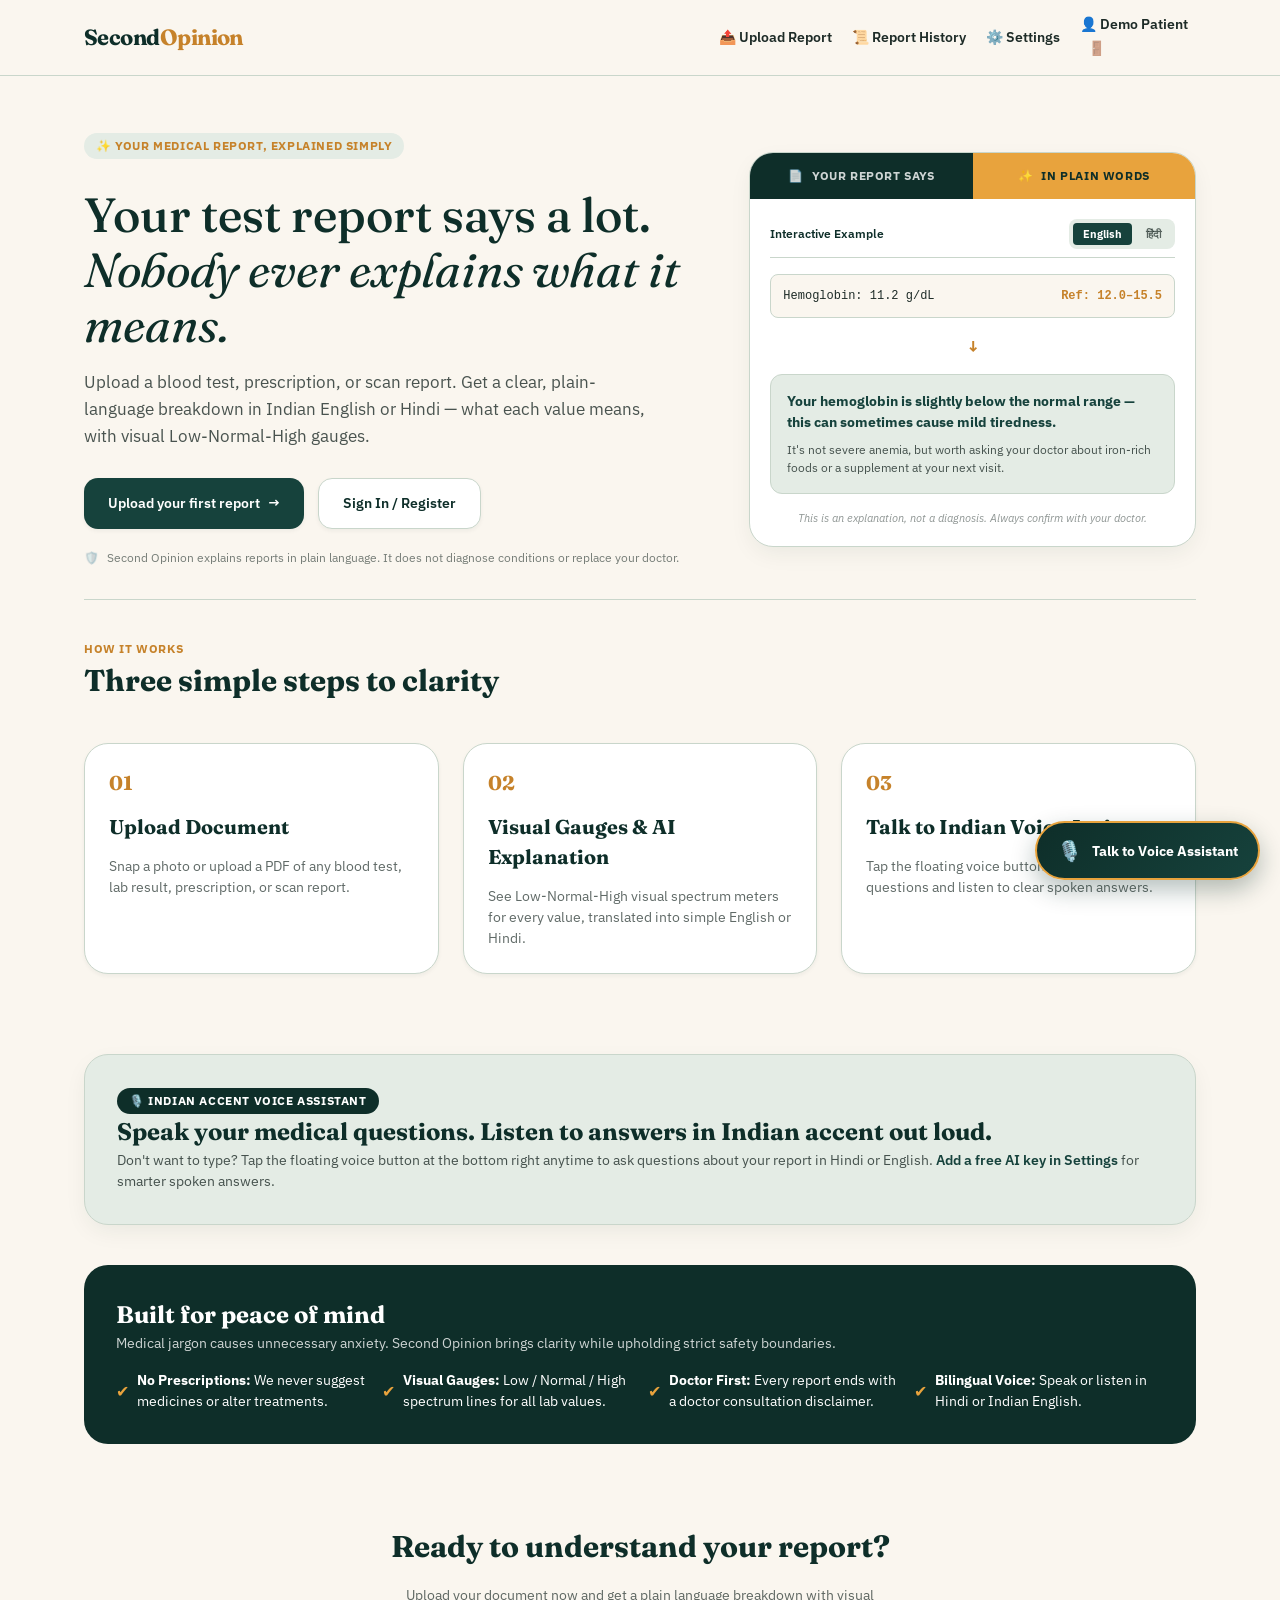
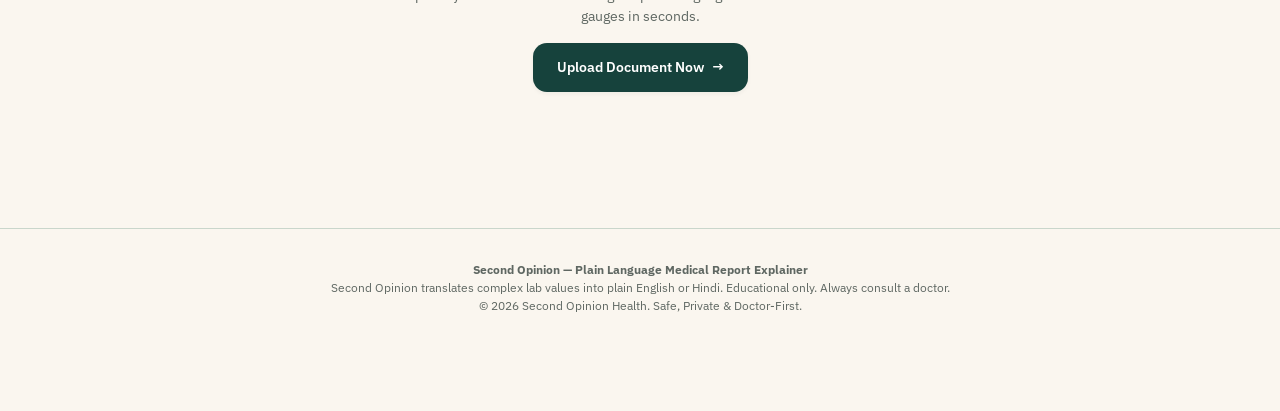
<file: index.html>
<!DOCTYPE html>
<html lang="en">
<head>
  <meta charset="UTF-8" />
  <meta name="viewport" content="width=device-width, initial-scale=1.0" />
  <title>Second Opinion — Plain Language Medical Report Explainer</title>
  <meta name="description" content="Upload your blood test, prescription, or scan report and get a clear, plain-language explanation in Hindi or English." />
  <link rel="stylesheet" href="style.css" />
</head>
<body>

  <!-- NAVBAR -->
  <header class="navbar">
    <div class="navbar-container">
      <a href="index.html" class="brand-logo">
        Second<span>Opinion</span>
      </a>
      <div class="nav-links desktop-only">
        <a href="upload.html" class="nav-link">
          <span>📤</span>
          <span>Upload Report</span>
        </a>
        <a href="history.html" class="nav-link">
          <span>📜</span>
          <span>Report History</span>
        </a>
        <a href="settings.html" class="nav-link">
          <span>⚙️</span>
          <span>Settings</span>
        </a>
        <div id="nav-user-container"></div>
      </div>
      <button class="mobile-menu-btn" onclick="toggleMobileDrawer()">☰</button>
    </div>
  </header>

  <!-- MOBILE NAVIGATION DRAWER -->
  <div id="mobile-drawer" class="mobile-drawer">
    <div id="mobile-drawer-links"></div>
  </div>

  <!-- MAIN CONTENT -->
  <main class="main-content">
    
    <!-- HERO SECTION -->
    <section class="hero-grid">
      <div>
        <div class="badge badge-sage mb-4">
          <span>✨ Your medical report, explained simply</span>
        </div>
        <h1 class="hero-title">
          Your test report says a lot. <br />
          <span style="font-style: italic; font-weight: 400;">Nobody ever explains what it means.</span>
        </h1>
        <p class="hero-subtitle">
          Upload a blood test, prescription, or scan report. Get a clear, plain-language breakdown in Indian English or Hindi — what each value means, with visual Low-Normal-High gauges.
        </p>

        <div class="hero-actions">
          <a href="upload.html" class="btn btn-teal">
            <span>Upload your first report</span>
            <span>→</span>
          </a>
          <a href="auth.html" class="btn btn-outline">
            <span>Sign In / Register</span>
          </a>
        </div>

        <div class="flex items-center gap-2 text-xs" style="color: rgba(29,43,39,0.6); margin-top: 1rem;">
          <span>🛡️</span>
          <span>Second Opinion explains reports in plain language. It does not diagnose conditions or replace your doctor.</span>
        </div>
      </div>

      <!-- INTERACTIVE DEMO CARD -->
      <div class="demo-card">
        <div class="demo-card-tabs">
          <div class="tab-left">
            <span>📄</span>
            <span>Your report says</span>
          </div>
          <div class="tab-right">
            <span>✨</span>
            <span>In plain words</span>
          </div>
        </div>

        <div class="demo-card-body">
          <div class="demo-lang-toggle">
            <span style="font-weight: 600; color: var(--teal-deep);">Interactive Example</span>
            <div class="toggle-group">
              <button id="toggle-en" class="toggle-btn active" onclick="setDemoLang('en')">English</button>
              <button id="toggle-hi" class="toggle-btn" onclick="setDemoLang('hi')">हिंदी</button>
            </div>
          </div>

          <div style="font-family: monospace; font-size: 0.75rem; background: var(--paper); padding: 0.75rem; border-radius: 0.5rem; border: 1px solid var(--sage-line); display: flex; justify-content: space-between;">
            <span id="demo-lab-value">Hemoglobin: 11.2 g/dL</span>
            <span style="color: var(--marigold-deep); font-weight: 700;" id="demo-lab-ref">Ref: 12.0–15.5</span>
          </div>

          <div style="text-align: center; color: var(--marigold-deep); font-weight: 700;">↓</div>

          <div id="demo-explanation-box" style="background: var(--sage); padding: 1rem; border-radius: 0.75rem; font-size: 0.875rem; border: 1px solid var(--sage-line); display: flex; flex-direction: column; gap: 0.5rem;">
            <p style="font-weight: 700; color: var(--teal);">
              Your hemoglobin is slightly below the normal range — this can sometimes cause mild tiredness.
            </p>
            <p style="font-size: 0.75rem; color: rgba(29,43,39,0.8);">
              It's not severe anemia, but worth asking your doctor about iron-rich foods or a supplement at your next visit.
            </p>
          </div>

          <div id="demo-disclaimer" style="font-size: 0.6875rem; font-style: italic; color: rgba(29,43,39,0.5); text-align: center;">
            This is an explanation, not a diagnosis. Always confirm with your doctor.
          </div>
        </div>
      </div>
    </section>

    <!-- HOW IT WORKS -->
    <section style="padding: 2.5rem 0; border-top: 1px solid var(--sage-line);">
      <div style="margin-bottom: 1.5rem;">
        <div style="font-size: 0.75rem; font-weight: 700; text-transform: uppercase; letter-spacing: 0.05em; color: var(--marigold-deep);">How it works</div>
        <h2 class="font-serif text-3xl font-bold" style="color: var(--teal-deep);">Three simple steps to clarity</h2>
      </div>

      <div class="feature-grid">
        <div class="feature-card">
          <div class="feature-num">01</div>
          <h3 class="font-serif text-xl font-bold" style="color: var(--teal-deep);">Upload Document</h3>
          <p class="text-sm" style="color: rgba(29,43,39,0.7);">
            Snap a photo or upload a PDF of any blood test, lab result, prescription, or scan report.
          </p>
        </div>

        <div class="feature-card">
          <div class="feature-num">02</div>
          <h3 class="font-serif text-xl font-bold" style="color: var(--teal-deep);">Visual Gauges & AI Explanation</h3>
          <p class="text-sm" style="color: rgba(29,43,39,0.7);">
            See Low-Normal-High visual spectrum meters for every value, translated into simple English or Hindi.
          </p>
        </div>

        <div class="feature-card">
          <div class="feature-num">03</div>
          <h3 class="font-serif text-xl font-bold" style="color: var(--teal-deep);">Talk to Indian Voice Assistant</h3>
          <p class="text-sm" style="color: rgba(29,43,39,0.7);">
            Tap the floating voice button anywhere to speak questions and listen to clear spoken answers.
          </p>
        </div>
      </div>
    </section>

    <!-- VOICE FEATURE CARD -->
    <section class="card" style="background: var(--sage); padding: 2rem; margin-bottom: 2.5rem;">
      <div class="space-y-3">
        <div class="badge badge-teal-deep">
          <span>🎙️ Indian Accent Voice Assistant</span>
        </div>
        <h3 class="font-serif text-2xl font-bold" style="color: var(--teal-deep);">
          Speak your medical questions. Listen to answers in Indian accent out loud.
        </h3>
        <p class="text-sm" style="color: rgba(29,43,39,0.8);">
          Don't want to type? Tap the floating voice button at the bottom right anytime to ask questions about your report in Hindi or English.
          <a href="settings.html" style="color: var(--teal); font-weight: 600;">Add a free AI key in Settings</a> for smarter spoken answers.
        </p>
      </div>
    </section>

    <!-- TRUST BAND -->
    <section style="background: var(--teal-deep); color: var(--white); border-radius: var(--radius-xl); padding: 2rem; margin-bottom: 2.5rem;" class="space-y-4">
      <div>
        <h2 class="font-serif text-2xl font-bold">Built for peace of mind</h2>
        <p style="color: rgba(255,255,255,0.8);" class="text-sm mt-1">
          Medical jargon causes unnecessary anxiety. Second Opinion brings clarity while upholding strict safety boundaries.
        </p>
      </div>

      <div style="display: grid; grid-template-columns: repeat(auto-fit, minmax(220px, 1fr)); gap: 1rem;">
        <div class="flex gap-2 items-center">
          <span style="color: var(--marigold);">✔</span>
          <span class="text-sm"><strong>No Prescriptions:</strong> We never suggest medicines or alter treatments.</span>
        </div>
        <div class="flex gap-2 items-center">
          <span style="color: var(--marigold);">✔</span>
          <span class="text-sm"><strong>Visual Gauges:</strong> Low / Normal / High spectrum lines for all lab values.</span>
        </div>
        <div class="flex gap-2 items-center">
          <span style="color: var(--marigold);">✔</span>
          <span class="text-sm"><strong>Doctor First:</strong> Every report ends with a doctor consultation disclaimer.</span>
        </div>
        <div class="flex gap-2 items-center">
          <span style="color: var(--marigold);">✔</span>
          <span class="text-sm"><strong>Bilingual Voice:</strong> Speak or listen in Hindi or Indian English.</span>
        </div>
      </div>
    </section>

    <!-- FINAL CTA -->
    <section class="text-center space-y-4" style="padding: 2.5rem 0; max-width: 32rem; margin: 0 auto;">
      <h2 class="font-serif text-3xl font-bold" style="color: var(--teal-deep);">
        Ready to understand your report?
      </h2>
      <p class="text-sm" style="color: rgba(29,43,39,0.7);">
        Upload your document now and get a plain language breakdown with visual gauges in seconds.
      </p>
      <div>
        <a href="upload.html" class="btn btn-teal">
          <span>Upload Document Now</span>
          <span>→</span>
        </a>
      </div>
    </section>

  </main>

  <!-- FOOTER -->
  <footer class="footer">
    <div class="footer-content">
      <p><strong>Second Opinion — Plain Language Medical Report Explainer</strong></p>
      <p>Second Opinion translates complex lab values into plain English or Hindi. Educational only. Always consult a doctor.</p>
      <p>© 2026 Second Opinion Health. Safe, Private & Doctor-First.</p>
    </div>
  </footer>

  <script src="app.js"></script>
  <script>
    function setDemoLang(lang) {
      document.getElementById('toggle-en').classList.toggle('active', lang === 'en');
      document.getElementById('toggle-hi').classList.toggle('active', lang === 'hi');
      const box = document.getElementById('demo-explanation-box');
      const disclaimer = document.getElementById('demo-disclaimer');

      if (lang === 'hi') {
        document.getElementById('demo-lab-value').innerText = 'हीमोग्लोबिन: 11.2 g/dL';
        document.getElementById('demo-lab-ref').innerText = 'सामान्य: 12.0–15.5';
        box.innerHTML = `
          <p style="font-weight: 700; color: var(--teal);">
            आपका हीमोग्लोबिन सामान्य सीमा से थोड़ा कम है — इससे हल्की थकान हो सकती है।
          </p>
          <p style="font-size: 0.75rem; color: rgba(29,43,39,0.8);">
            यह गंभीर एनीमिया नहीं है, लेकिन अगली यात्रा पर डॉक्टर से आयरन युक्त आहार या सप्लीमेंट के बारे में पूछना उचित है।
          </p>
        `;
        disclaimer.innerText = 'यह एक व्याख्या है, निदान नहीं। हमेशा अपने डॉक्टर से पुष्टि करें।';
      } else {
        document.getElementById('demo-lab-value').innerText = 'Hemoglobin: 11.2 g/dL';
        document.getElementById('demo-lab-ref').innerText = 'Ref: 12.0–15.5';
        box.innerHTML = `
          <p style="font-weight: 700; color: var(--teal);">
            Your hemoglobin is slightly below the normal range — this can sometimes cause mild tiredness.
          </p>
          <p style="font-size: 0.75rem; color: rgba(29,43,39,0.8);">
            It's not severe anemia, but worth asking your doctor about iron-rich foods or a supplement at your next visit.
          </p>
        `;
        disclaimer.innerText = 'This is an explanation, not a diagnosis. Always confirm with your doctor.';
      }
    }
  </script>
</body>
</html>
</file>
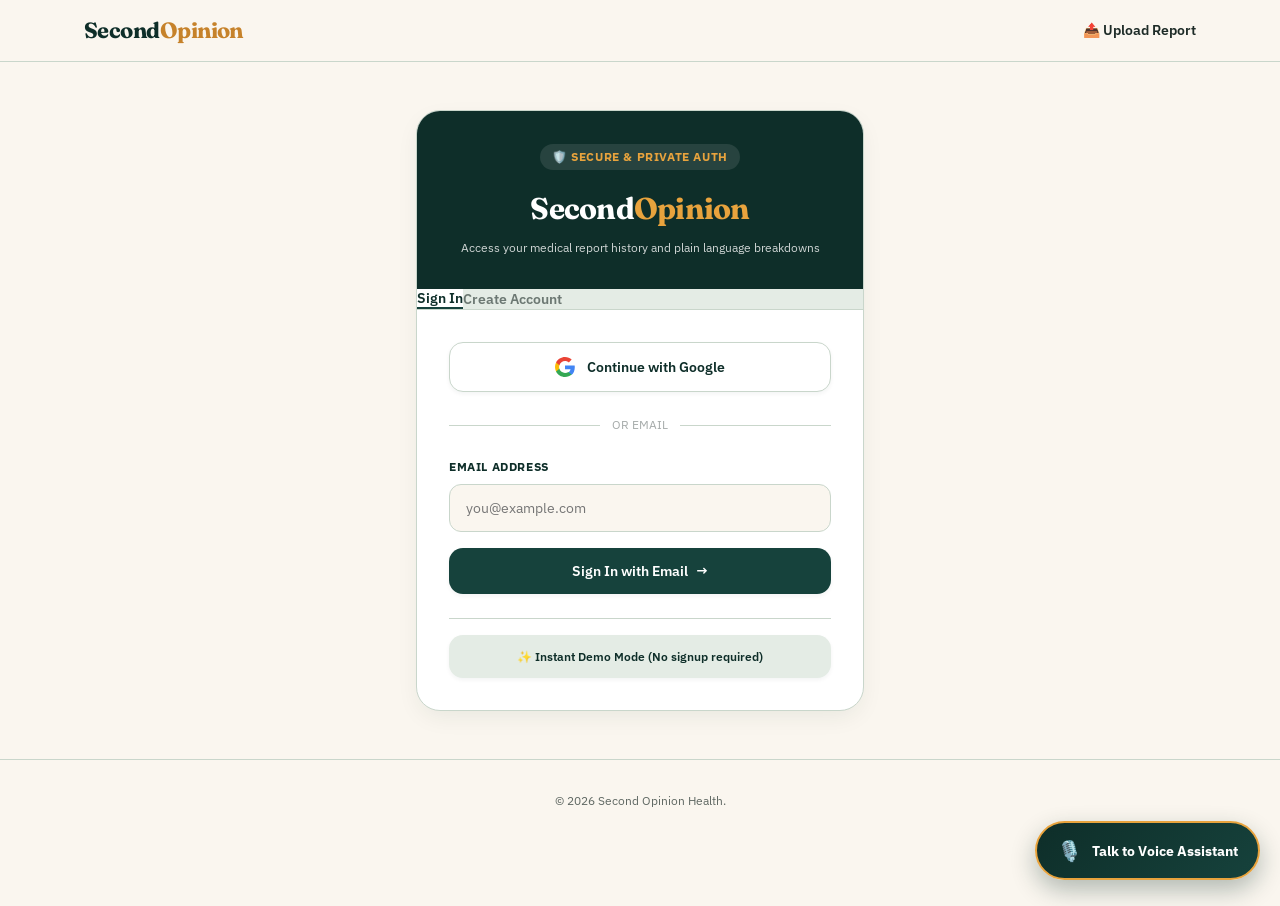
<file: auth.html>
<!DOCTYPE html>
<html lang="en">
<head>
  <meta charset="UTF-8" />
  <meta name="viewport" content="width=device-width, initial-scale=1.0" />
  <title>Sign In / Register — Second Opinion</title>
  <link rel="stylesheet" href="style.css" />
</head>
<body style="min-height: 100vh; display: flex; flex-direction: column;">

  <!-- NAVBAR -->
  <header class="navbar">
    <div class="navbar-container">
      <a href="index.html" class="brand-logo">
        Second<span>Opinion</span>
      </a>
      <div class="nav-links">
        <a href="upload.html" class="nav-link">
          <span>📤</span>
          <span>Upload Report</span>
        </a>
      </div>
    </div>
  </header>

  <!-- MAIN CONTENT -->
  <main class="main-content flex items-center justify-between" style="padding-top: 3rem; padding-bottom: 3rem;">
    <div class="card max-w-md mx-auto w-full" style="padding: 0; overflow: hidden;">
      
      <!-- HEADER BANNER -->
      <div style="background: var(--teal-deep); color: var(--white); padding: 2rem; text-align: center;">
        <div class="badge badge-sage mb-4" style="background: rgba(255,255,255,0.1); color: var(--marigold);">
          <span>🛡️ Secure & Private Auth</span>
        </div>
        <h1 class="font-serif text-3xl font-bold" style="letter-spacing: -0.025em;">
          Second<span style="color: var(--marigold);">Opinion</span>
        </h1>
        <p class="text-xs mt-2" style="color: rgba(255,255,255,0.8);" id="auth-subtitle">
          Access your medical report history and plain language breakdowns
        </p>
      </div>

      <!-- TABS -->
      <div class="flex" style="border-bottom: 1px solid var(--sage-line); background: var(--sage);">
        <button id="tab-login" onclick="switchTab('login')" class="flex-1 py-3 text-sm font-semibold" style="background: var(--white); color: var(--teal-deep); border-bottom: 2px solid var(--teal);">
          Sign In
        </button>
        <button id="tab-signup" onclick="switchTab('signup')" class="flex-1 py-3 text-sm font-semibold" style="color: rgba(29,43,39,0.6);">
          Create Account
        </button>
      </div>

      <!-- BODY -->
      <div style="padding: 2rem;" class="space-y-6">
        
        <!-- GOOGLE OAUTH MOCK -->
        <button onclick="handleGoogleSignIn()" class="btn btn-outline w-full" style="display: flex; gap: 0.75rem; justify-content: center; align-items: center;">
          <svg width="20" height="20" viewBox="0 0 24 24">
            <path fill="#4285F4" d="M23.745 12.27c0-.7-.06-1.4-.19-2.07H12v4.51h6.6c-.29 1.52-1.14 2.82-2.4 3.68v3.05h3.88c2.27-2.09 3.665-5.17 3.665-9.17z"/>
            <path fill="#34A853" d="M12 24c3.24 0 5.95-1.08 7.93-2.91l-3.88-3.05c-1.08.72-2.45 1.16-4.05 1.16-3.12 0-5.77-2.11-6.72-4.96H1.25v3.13C3.23 21.3 7.35 24 12 24z"/>
            <path fill="#FBBC05" d="M5.28 14.24c-.25-.72-.38-1.49-.38-2.24s.13-1.52.38-2.24V6.63H1.25C.45 8.23 0 10.06 0 12s.45 3.77 1.25 5.37l4.03-3.13z"/>
            <path fill="#EA4335" d="M12 4.75c1.77 0 3.35.61 4.6 1.8l3.42-3.42C17.95 1.19 15.24 0 12 0 7.35 0 3.23 2.7 1.25 6.63l4.03 3.13c.95-2.85 3.6-4.96 6.72-4.96z"/>
          </svg>
          <span>Continue with Google</span>
        </button>

        <div style="display: flex; align-items: center; gap: 0.75rem; text-align: center; color: rgba(29,43,39,0.4); font-size: 0.75rem; text-transform: uppercase;">
          <div style="flex: 1; height: 1px; background: var(--sage-line);"></div>
          <span>or email</span>
          <div style="flex: 1; height: 1px; background: var(--sage-line);"></div>
        </div>

        <!-- FORM -->
        <form onsubmit="handleEmailSubmit(event)" class="space-y-4">
          <div class="form-group">
            <label class="form-label">Email Address</label>
            <input type="email" id="auth-email" class="form-input" placeholder="you@example.com" required />
          </div>

          <div id="auth-error" style="display: none; font-size: 0.75rem; color: var(--red-text); background: var(--red-bg); padding: 0.5rem; border-radius: 0.5rem;"></div>

          <button type="submit" class="btn btn-teal w-full" id="auth-submit-btn">
            <span>Sign In with Email</span>
            <span>→</span>
          </button>
        </form>

        <!-- INSTANT DEMO MODE BUTTON -->
        <div style="border-top: 1px solid var(--sage-line); padding-top: 1rem;">
          <button onclick="handleDemoLogin()" class="btn btn-sage w-full text-xs">
            <span>✨ Instant Demo Mode (No signup required)</span>
          </button>
        </div>

      </div>

    </div>
  </main>

  <!-- FOOTER -->
  <footer class="footer">
    <div class="footer-content">
      <p>© 2026 Second Opinion Health.</p>
    </div>
  </footer>

  <script src="app.js"></script>
  <script>
    let currentTab = 'login';

    function switchTab(tab) {
      currentTab = tab;
      const tabLogin = document.getElementById('tab-login');
      const tabSignup = document.getElementById('tab-signup');
      const btn = document.getElementById('auth-submit-btn');
      const subtitle = document.getElementById('auth-subtitle');

      if (tab === 'login') {
        tabLogin.style.background = 'var(--white)';
        tabLogin.style.color = 'var(--teal-deep)';
        tabLogin.style.borderBottom = '2px solid var(--teal)';
        tabSignup.style.background = 'transparent';
        tabSignup.style.color = 'rgba(29,43,39,0.6)';
        tabSignup.style.borderBottom = 'none';
        btn.querySelector('span').innerText = 'Sign In with Email';
        subtitle.innerText = 'Access your medical report history and plain language breakdowns';
      } else {
        tabSignup.style.background = 'var(--white)';
        tabSignup.style.color = 'var(--teal-deep)';
        tabSignup.style.borderBottom = '2px solid var(--teal)';
        tabLogin.style.background = 'transparent';
        tabLogin.style.color = 'rgba(29,43,39,0.6)';
        tabLogin.style.borderBottom = 'none';
        btn.querySelector('span').innerText = 'Create Free Account';
        subtitle.innerText = 'Create your free account to save reports and ask follow-up questions';
      }
    }

    function handleGoogleSignIn() {
      const user = {
        id: 'usr_google_' + Math.random().toString(36).substring(2, 9),
        email: 'user.google@example.com',
        name: 'Google User'
      };
      StorageManager.setUser(user);
      window.location.href = 'upload.html';
    }

    function handleEmailSubmit(e) {
      e.preventDefault();
      const email = document.getElementById('auth-email').value;
      if (!email || !email.includes('@')) {
        document.getElementById('auth-error').innerText = 'Please enter a valid email address.';
        document.getElementById('auth-error').style.display = 'block';
        return;
      }
      const user = {
        id: 'usr_' + Math.random().toString(36).substring(2, 9),
        email: email,
        name: email.split('@')[0]
      };
      StorageManager.setUser(user);
      window.location.href = 'upload.html';
    }

    function handleDemoLogin() {
      const user = {
        id: 'demo_patient_123',
        email: 'patient@secondopinion.health',
        name: 'Demo Patient'
      };
      StorageManager.setUser(user);
      window.location.href = 'upload.html';
    }
  </script>
</body>
</html>
</file>
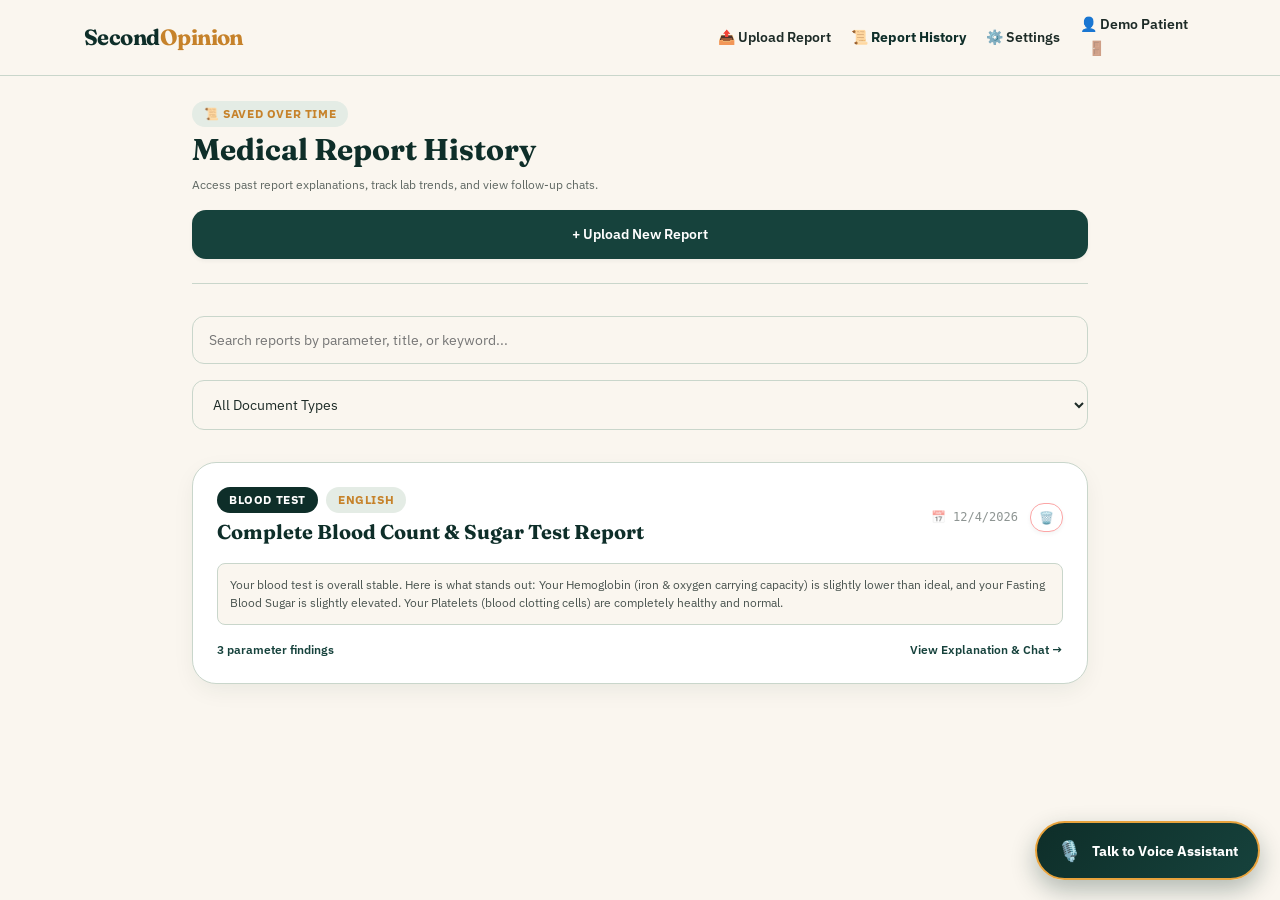
<file: history.html>
<!DOCTYPE html>
<html lang="en">
<head>
  <meta charset="UTF-8" />
  <meta name="viewport" content="width=device-width, initial-scale=1.0" />
  <title>Report History — Second Opinion</title>
  <link rel="stylesheet" href="style.css" />
</head>
<body>

  <!-- NAVBAR -->
  <header class="navbar">
    <div class="navbar-container">
      <a href="index.html" class="brand-logo">
        Second<span>Opinion</span>
      </a>
      <div class="nav-links">
        <a href="upload.html" class="nav-link">
          <span>📤</span>
          <span>Upload Report</span>
        </a>
        <a href="history.html" class="nav-link" style="color: var(--teal-deep); font-weight: 700;">
          <span>📜</span>
          <span>Report History</span>
        </a>
        <a href="settings.html" class="nav-link">
          <span>⚙️</span>
          <span>Settings</span>
        </a>
        <div id="nav-user-container"></div>
      </div>
    </div>
  </header>

  <!-- MAIN CONTENT -->
  <main class="main-content">
    <div class="max-w-4xl mx-auto space-y-8">
      
      <!-- PAGE HEADER -->
      <div class="flex flex-col sm:flex-row items-start sm:items-center justify-between gap-4" style="border-bottom: 1px solid var(--sage-line); padding-bottom: 1.5rem;">
        <div>
          <div class="badge badge-sage mb-2">
            <span>📜 Saved Over Time</span>
          </div>
          <h1 class="font-serif text-3xl font-bold" style="color: var(--teal-deep);">Medical Report History</h1>
          <p class="text-xs" style="color: rgba(29,43,39,0.7); margin-top: 0.25rem;">
            Access past report explanations, track lab trends, and view follow-up chats.
          </p>
        </div>

        <a href="upload.html" class="btn btn-teal">
          <span>+ Upload New Report</span>
        </a>
      </div>

      <!-- SEARCH & FILTER BAR -->
      <div class="flex flex-col sm:flex-row gap-4">
        <input type="text" id="search-input" oninput="filterReports()" class="form-input flex-1" placeholder="Search reports by parameter, title, or keyword..." />

        <select id="type-select" onchange="filterReports()" class="form-input" style="width: auto;">
          <option value="all">All Document Types</option>
          <option value="Blood Test">Blood Tests</option>
          <option value="Prescription">Prescriptions</option>
          <option value="Scan Report">Scan Reports</option>
          <option value="General Lab Report">General Reports</option>
        </select>
      </div>

      <!-- REPORTS LIST -->
      <div id="reports-list" class="space-y-4">
        <!-- Rendered dynamically -->
      </div>

    </div>
  </main>

  <script src="app.js"></script>
  <script>
    let allReports = [];

    document.addEventListener('DOMContentLoaded', () => {
      allReports = StorageManager.getReports();
      renderReports(allReports);
    });

    function filterReports() {
      const query = document.getElementById('search-input').value.toLowerCase();
      const type = document.getElementById('type-select').value;

      const filtered = allReports.filter(r => {
        const matchesQuery = r.title.toLowerCase().includes(query) ||
                             r.summary_explanation.toLowerCase().includes(query) ||
                             r.key_findings.some(f => f.term.toLowerCase().includes(query));
        const matchesType = type === 'all' || r.document_type === type;
        return matchesQuery && matchesType;
      });

      renderReports(filtered);
    }

    function renderReports(reports) {
      const container = document.getElementById('reports-list');
      if (!reports || reports.length === 0) {
        container.innerHTML = `
          <div class="card text-center py-12 space-y-4">
            <div style="font-size: 3rem;">📄</div>
            <h3 class="font-serif text-xl font-bold" style="color: var(--teal-deep);">No Reports Found</h3>
            <p class="text-xs" style="color: rgba(29,43,39,0.6);">
              You haven't saved any reports yet or no report matched your search criteria.
            </p>
            <a href="upload.html" class="btn btn-teal">Upload Your First Report</a>
          </div>
        `;
        return;
      }

      container.innerHTML = reports.map(r => `
        <div class="card space-y-4" style="cursor: pointer;" onclick="window.location.href='report.html?id=${r.id}'">
          <div class="flex justify-between items-start">
            <div class="space-y-1">
              <div class="flex gap-2">
                <span class="badge badge-teal-deep">${r.document_type}</span>
                <span class="badge badge-sage">${r.language === 'hi' ? 'हिंदी' : 'English'}</span>
              </div>
              <h3 class="font-serif text-xl font-bold" style="color: var(--teal-deep); margin-top: 0.25rem;">${r.title}</h3>
            </div>

            <div class="flex items-center gap-3">
              <span class="text-xs" style="font-family: monospace; color: rgba(29,43,39,0.5);">📅 ${new Date(r.created_at).toLocaleDateString()}</span>
              <button onclick="event.stopPropagation(); deleteReport('${r.id}')" class="btn btn-outline text-xs" style="color: var(--red-text); border-color: var(--red-border); padding: 0.375rem 0.5rem;" title="Delete">🗑️</button>
            </div>
          </div>

          <p class="text-xs" style="color: rgba(29,43,39,0.8); background: var(--paper); padding: 0.75rem; border-radius: 0.5rem; border: 1px solid var(--sage-line);">
            ${r.summary_explanation}
          </p>

          <div class="flex justify-between items-center text-xs font-semibold" style="color: var(--teal);">
            <span>${r.key_findings.length} parameter findings</span>
            <span>View Explanation & Chat →</span>
          </div>
        </div>
      `).join('');
    }

    function deleteReport(id) {
      if (confirm('Delete this report from history?')) {
        StorageManager.deleteReport(id);
        allReports = StorageManager.getReports();
        filterReports();
      }
    }
  </script>
</body>
</html>
</file>
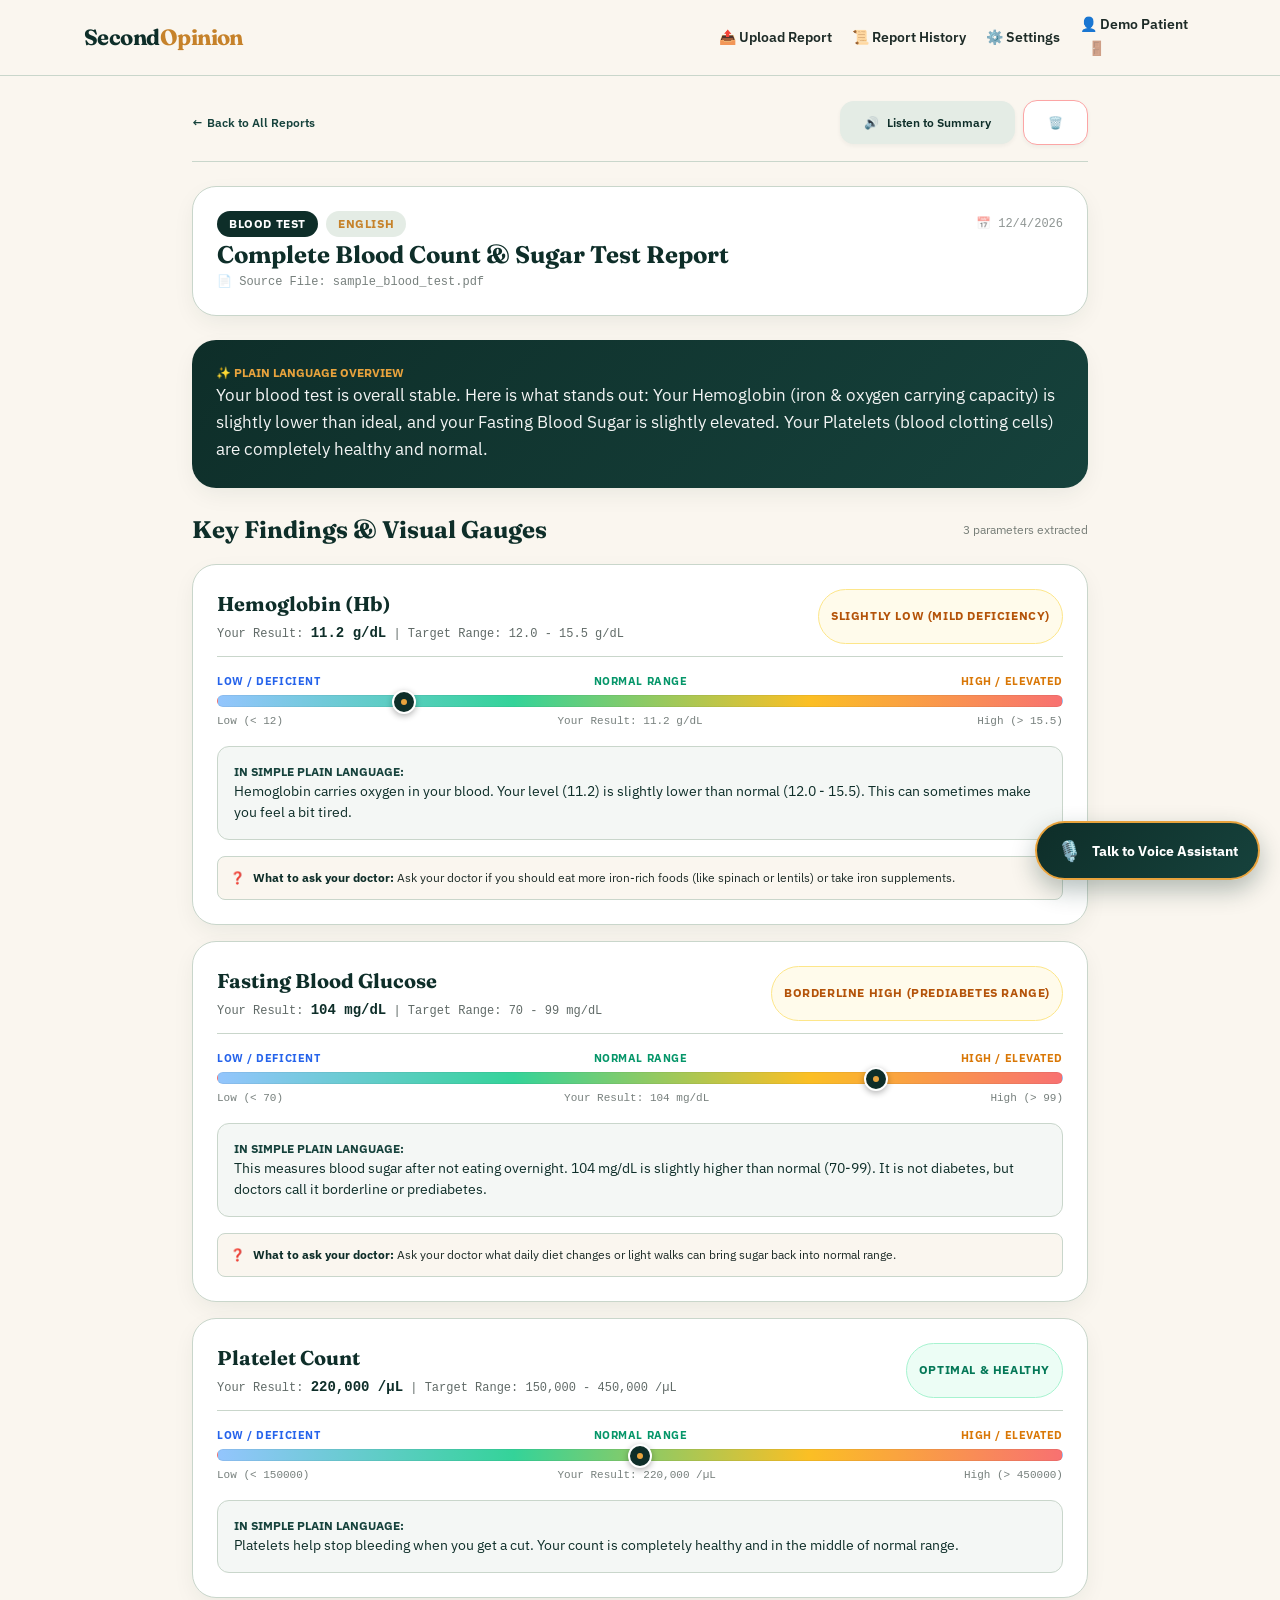
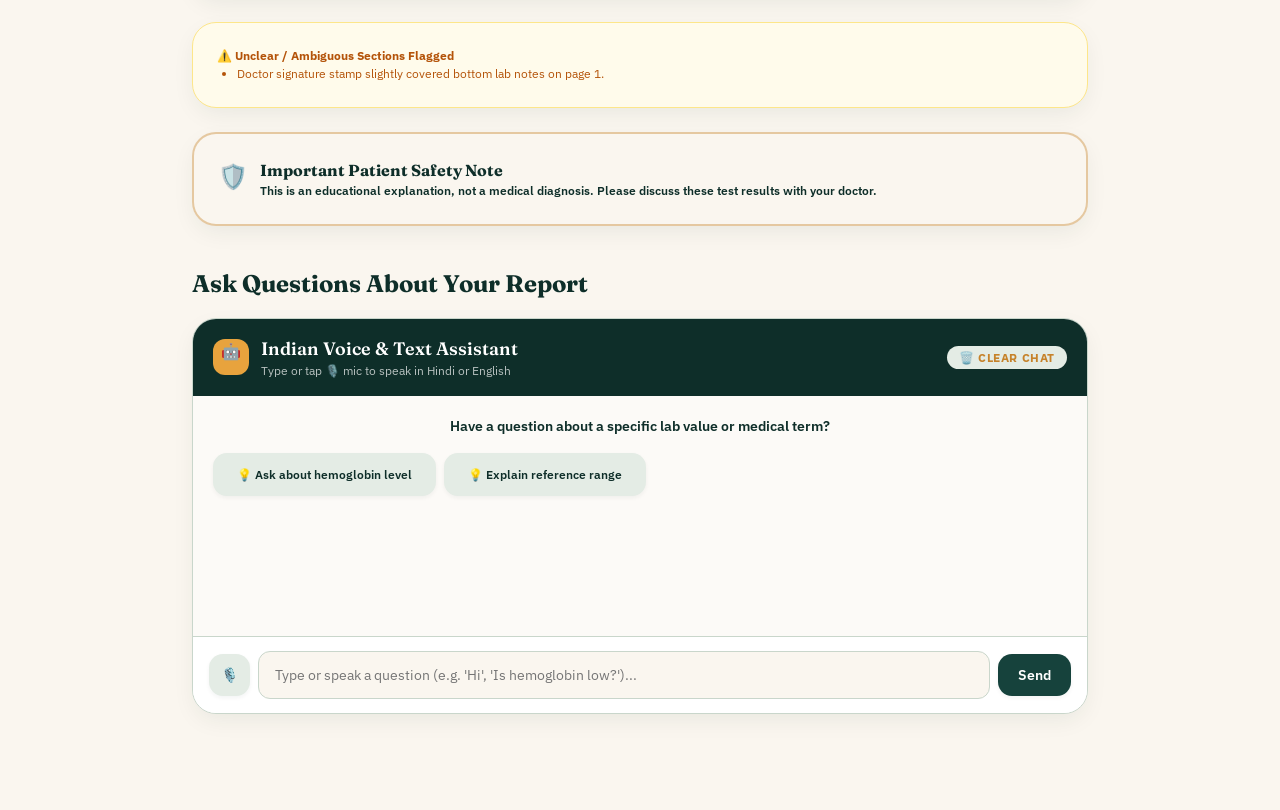
<file: report.html>
<!DOCTYPE html>
<html lang="en">
<head>
  <meta charset="UTF-8" />
  <meta name="viewport" content="width=device-width, initial-scale=1.0" />
  <title>Medical Report Breakdown — Second Opinion</title>
  <link rel="stylesheet" href="style.css" />
</head>
<body>

  <!-- NAVBAR -->
  <header class="navbar">
    <div class="navbar-container">
      <a href="index.html" class="brand-logo">
        Second<span>Opinion</span>
      </a>
      <div class="nav-links desktop-only">
        <a href="upload.html" class="nav-link">
          <span>📤</span>
          <span>Upload Report</span>
        </a>
        <a href="history.html" class="nav-link">
          <span>📜</span>
          <span>Report History</span>
        </a>
        <a href="settings.html" class="nav-link">
          <span>⚙️</span>
          <span>Settings</span>
        </a>
        <div id="nav-user-container"></div>
      </div>
      <button class="mobile-menu-btn" onclick="toggleMobileDrawer()">☰</button>    
    </div>
  </header>

  <!-- MOBILE NAVIGATION DRAWER -->
  <div id="mobile-drawer" class="mobile-drawer">
    <div id="mobile-drawer-links"></div>
  </div>

  <!-- MAIN CONTENT -->
  <main class="main-content">
    <div class="max-w-4xl mx-auto space-y-6" id="report-container">
      
      <!-- TOP ACTION BAR -->
      <div class="flex items-center justify-between" style="border-bottom: 1px solid var(--sage-line); padding-bottom: 1rem;">
        <a href="history.html" class="text-xs font-semibold" style="color: var(--teal); display: flex; items-center; gap: 0.25rem;">
          <span>←</span>
          <span>Back to All Reports</span>
        </a>

        <div class="flex items-center gap-2">
          <button id="tts-summary-btn" onclick="toggleSummaryAudio()" class="btn btn-sage text-xs">
            <span id="tts-icon">🔊</span>
            <span id="tts-label">Listen to Summary</span>
          </button>

          <button onclick="handleDeleteReport()" class="btn btn-outline text-xs" style="color: var(--red-text); border-color: var(--red-border);" title="Delete report">
            <span>🗑️</span>
          </button>
        </div>
      </div>

      <!-- REPORT HEADER -->
      <div class="card space-y-3" id="report-header-card">
        <!-- Dynamically rendered -->
      </div>

      <!-- PLAIN LANGUAGE SUMMARY CARD -->
      <div class="card space-y-3" style="background: linear-gradient(135deg, var(--teal-deep), var(--teal)); color: var(--white); border: none;" id="summary-card">
        <!-- Dynamically rendered -->
      </div>

      <!-- KEY FINDINGS SECTION WITH VISUAL SPECTRUM GAUGES -->
      <div class="space-y-4">
        <div class="flex items-center justify-between">
          <h2 class="font-serif text-2xl font-bold" style="color: var(--teal-deep);" id="findings-title">
            Key Findings & Visual Gauges
          </h2>
          <span class="text-xs" style="color: rgba(29,43,39,0.6);" id="findings-count"></span>
        </div>

        <div class="space-y-4" id="findings-list">
          <!-- Dynamically rendered finding cards with Low/Normal/High visual spectrum gauges -->
        </div>
      </div>

      <!-- UNCLEAR FLAGS BANNER -->
      <div id="unclear-banner" class="card" style="background: var(--amber-bg); border-color: var(--amber-border); color: var(--amber-text); display: none;">
        <!-- Dynamically rendered -->
      </div>

      <!-- MANDATORY DISCLAIMER BOX -->
      <div class="card flex items-start gap-3" style="background: var(--paper); border: 2px solid rgba(198, 130, 42, 0.4);">
        <span style="font-size: 1.5rem;">🛡️</span>
        <div class="space-y-1">
          <h4 class="font-serif text-base font-bold" style="color: var(--teal-deep);">Important Patient Safety Note</h4>
          <p class="text-xs font-semibold" style="color: var(--teal-deep);" id="disclaimer-text"></p>
        </div>
      </div>

      <!-- INTERACTIVE FOLLOW-UP CHAT -->
      <div class="space-y-4" style="padding-top: 1rem;">
        <h2 class="font-serif text-2xl font-bold" style="color: var(--teal-deep);" id="chat-title">
          Ask Questions About Your Report
        </h2>

        <div class="chat-container">
          <div class="chat-header">
            <div class="flex items-center gap-3">
              <div style="width: 2.25rem; height: 2.25rem; border-radius: 0.75rem; background: var(--marigold); color: var(--teal-deep); display: flex; items-center; justify-content: center; font-weight: bold;">
                🤖
              </div>
              <div>
                <h3 class="font-serif text-lg font-semibold" id="chat-box-header">Indian Voice & Text Assistant</h3>
                <p class="text-xs" style="opacity: 0.7;">Type or tap 🎙️ mic to speak in Hindi or English</p>
              </div>
            </div>
            <button id="global-stop-audio" onclick="stopAllAudio()" class="badge badge-sage" style="display: none; background: var(--marigold); color: var(--teal-deep); cursor: pointer;">
              <span>Stop Voice</span>
            </button>
            <button onclick="clearChatHistory()" class="badge badge-sage text-xs" style="cursor: pointer;" title="Clear chat history">
              <span>🗑️ Clear Chat</span>
            </button>
          </div>

          <div class="chat-messages" id="chat-messages-list">
            <!-- Messages rendered here -->
          </div>

          <!-- MIC STATUS BAR -->
          <div id="mic-status-bar" style="display: none; background: var(--red-bg); border-top: 1px solid var(--red-border); padding: 0.5rem 1rem; font-size: 0.75rem; color: var(--red-text);" class="flex items-center justify-between">
            <span id="mic-status-text">🎙️ Listening... Speak your medical question now</span>
            <button onclick="stopMicListening()" style="font-weight: 700; text-transform: uppercase;">Done Speaking</button>
          </div>

          <!-- CHAT INPUT FORM -->
          <form onsubmit="handleSendChat(event)" class="chat-input-bar">
            <button type="button" id="mic-btn" onclick="toggleMic()" class="btn btn-sage" style="padding: 0.75rem;" title="Tap to speak question using microphone">
              <span id="mic-icon">🎙️</span>
            </button>

            <input type="text" id="chat-input" class="form-input" placeholder="Type or speak a question (e.g. 'Hi', 'Is hemoglobin low?')..." style="background: var(--paper);" />

            <button type="submit" class="btn btn-teal" style="padding: 0.75rem 1.25rem;">
              <span>Send</span>
            </button>
          </form>
        </div>
      </div>

    </div>
  </main>

  <script src="app.js"></script>
  <script>
    let currentReport = null;
    let isSpeakingSummary = false;
    let activeMsgAudioId = null;

    document.addEventListener('DOMContentLoaded', () => {
      const params = new URLSearchParams(window.location.search);
      const reportId = params.get('id') || 'rep_demo_cbc_123';
      currentReport = StorageManager.getReportById(reportId);

      if (!currentReport) {
        document.getElementById('report-container').innerHTML = `
          <div class="text-center py-16 space-y-4">
            <h2 class="font-serif text-2xl font-bold">Report Not Found</h2>
            <a href="upload.html" class="btn btn-teal">Upload New Report</a>
          </div>
        `;
        return;
      }

      renderReportPage();
      renderChatMessages();
      GeminiLiveMode.setActiveReport(currentReport.id);
    });

    function renderReportPage() {
      const isHindi = currentReport.language === 'hi';

      // Header card
      document.getElementById('report-header-card').innerHTML = `
        <div class="flex items-center justify-between">
          <div class="flex gap-2">
            <span class="badge badge-teal-deep">${currentReport.document_type}</span>
            <span class="badge badge-sage">${isHindi ? 'हिंदी' : 'English'}</span>
          </div>
          <span class="text-xs" style="color: rgba(29,43,39,0.5); font-family: monospace;">📅 ${new Date(currentReport.created_at).toLocaleDateString()}</span>
        </div>
        <h1 class="font-serif text-2xl sm:text-3xl font-bold" style="color: var(--teal-deep);">${currentReport.title}</h1>
        ${currentReport.file_name ? `<p class="text-xs" style="color: rgba(29,43,39,0.6); font-family: monospace;">📄 Source File: ${currentReport.file_name}</p>` : ''}
      `;

      // Summary card
      document.getElementById('summary-card').innerHTML = `
        <div class="flex items-center gap-2" style="color: var(--marigold); font-size: 0.75rem; font-weight: 700; text-transform: uppercase;">
          <span>✨ ${isHindi ? 'सरल भाषा में सारांश' : 'Plain Language Overview'}</span>
        </div>
        <p style="font-size: 1.0625rem; line-height: 1.6; opacity: 0.95;">
          ${currentReport.summary_explanation}
        </p>
      `;

      // Findings & Spectrum Gauges
      document.getElementById('findings-title').innerText = isHindi ? 'मुख्य परिणाम एवं visual ग्राफ' : 'Key Findings & Visual Gauges';
      document.getElementById('findings-count').innerText = `${currentReport.key_findings.length} parameters extracted`;

      const listEl = document.getElementById('findings-list');
      listEl.innerHTML = currentReport.key_findings.map(f => {
        const isNormal = f.is_normal === true;
        const badgeClass = isNormal ? 'badge-normal' : (f.is_normal === false ? 'badge-out-of-range' : 'badge-unclear');
        const statusLabel = f.level_label || (isNormal ? (isHindi ? 'सामान्य सीमा में' : 'Normal Range') : (isHindi ? 'सीमा से बाहर' : 'Out of Range'));
        const gaugePos = Math.min(Math.max(f.gauge_percent || (isNormal ? 50 : 25), 5), 95);

        return `
          <div class="card space-y-4">
            <div class="flex justify-between items-start" style="border-bottom: 1px solid var(--sage-line); padding-bottom: 0.75rem;">
              <div>
                <h3 class="font-serif text-xl font-bold" style="color: var(--teal-deep);">${f.term}</h3>
                <p class="text-xs" style="font-family: monospace; color: rgba(29,43,39,0.7); margin-top: 0.25rem;">
                  Your Result: <strong style="color: var(--teal-deep); font-size: 0.875rem;">${f.original_value}</strong> ${f.reference_range ? `| Target Range: ${f.reference_range}` : ''}
                </p>
              </div>
              <span class="badge ${badgeClass}">${statusLabel}</span>
            </div>

            <!-- VISUAL HEALTH RANGE SPECTRUM GAUGE -->
            <div class="health-gauge-container">
              <div class="gauge-labels">
                <span class="gauge-label-low">Low / Deficient</span>
                <span class="gauge-label-normal">Normal Range</span>
                <span class="gauge-label-high">High / Elevated</span>
              </div>
              <div class="gauge-track">
                <div class="gauge-pin" style="left: ${gaugePos}%;" title="Your Value: ${f.original_value}"></div>
              </div>
              <div class="gauge-legend">
                <span>Low (&lt; ${f.min_ref || 'Min'})</span>
                <span>Your Result: ${f.original_value}</span>
                <span>High (&gt; ${f.max_ref || 'Max'})</span>
              </div>
            </div>

            <!-- PLAIN LANGUAGE EXPLANATION -->
            <div style="background: rgba(228, 236, 229, 0.4); padding: 1rem; border-radius: 0.75rem; border: 1px solid var(--sage-line);" class="space-y-1">
              <div class="text-xs font-bold" style="color: var(--teal); text-transform: uppercase;">
                ${isHindi ? 'सरल शब्दों में इसका क्या अर्थ है:' : 'In Simple Plain Language:'}
              </div>
              <p class="text-sm" style="color: var(--teal-deep);">${f.plain_explanation}</p>
            </div>

            ${f.what_to_ask_doctor ? `
              <div class="text-xs flex gap-2" style="background: var(--paper); padding: 0.75rem; border-radius: 0.5rem; border: 1px solid var(--sage-line);">
                <span>❓</span>
                <div>
                  <strong style="color: var(--teal-deep);">${isHindi ? 'डॉक्टर से पूछें:' : 'What to ask your doctor:'}</strong> ${f.what_to_ask_doctor}
                </div>
              </div>
            ` : ''}
          </div>
        `;
      }).join('');

      // Unclear flags
      if (currentReport.unclear_flags && currentReport.unclear_flags.length > 0) {
        const unclearEl = document.getElementById('unclear-banner');
        unclearEl.style.display = 'block';
        unclearEl.innerHTML = `
          <div class="font-bold text-xs uppercase mb-2">⚠️ ${isHindi ? 'अस्पष्ट या धुंधली जानकारी' : 'Unclear / Ambiguous Sections Flagged'}</div>
          <ul style="padding-left: 1.25rem; font-size: 0.75rem;" class="space-y-1">
            ${currentReport.unclear_flags.map(flag => `<li>${flag}</li>`).join('')}
          </ul>
        `;
      }

      // Disclaimer
      document.getElementById('disclaimer-text').innerText = currentReport.disclaimer;
    }

    function toggleSummaryAudio() {
      if (isSpeakingSummary) {
        stopAllAudio();
      } else {
        stopAllAudio();
        isSpeakingSummary = true;
        document.getElementById('tts-label').innerText = 'Stop Voice';
        document.getElementById('global-stop-audio').style.display = 'inline-flex';
        VoiceEngine.speak(currentReport.summary_explanation, currentReport.language, () => {
          isSpeakingSummary = false;
          document.getElementById('tts-label').innerText = currentReport.language === 'hi' ? 'सारांश बोलकर सुनें' : 'Listen to Summary';
          document.getElementById('global-stop-audio').style.display = 'none';
        });
      }
    }

    function stopAllAudio() {
      VoiceEngine.stopSpeaking();
      isSpeakingSummary = false;
      activeMsgAudioId = null;
      document.getElementById('tts-label').innerText = currentReport.language === 'hi' ? 'सारांश बोलकर सुनें' : 'Listen to Summary';
      document.getElementById('global-stop-audio').style.display = 'none';
    }

    function playMessageAudio(msgId) {
      const messages = StorageManager.getChatMessages(currentReport.id);
      const msg = messages.find(m => m.id === msgId);
      if (!msg) return;

      if (activeMsgAudioId === msgId) {
        stopAllAudio();
        return;
      }

      stopAllAudio();
      activeMsgAudioId = msgId;
      document.getElementById('global-stop-audio').style.display = 'inline-flex';

      VoiceEngine.speak(msg.content, currentReport.language, () => {
        activeMsgAudioId = null;
        document.getElementById('global-stop-audio').style.display = 'none';
      }, { short: false, autoLang: true });
    }

    function renderChatMessages() {
      const messages = StorageManager.getChatMessages(currentReport.id);
      const list = document.getElementById('chat-messages-list');

      if (messages.length === 0) {
        list.innerHTML = `
          <div class="text-center py-8 space-y-3" style="color: rgba(29,43,39,0.6);">
            <p class="text-sm font-semibold" style="color: var(--teal-deep);">
              ${currentReport.language === 'hi' ? 'इस रिपोर्ट के बारे में कोई भी प्रश्न पूछें' : 'Have a question about a specific lab value or medical term?'}
            </p>
            <div class="flex flex-wrap justify-center gap-2" style="margin-top: 1rem;">
              <button onclick="sendQuickQuestion('Should I ask my doctor about my hemoglobin level?')" class="btn btn-sage text-xs">💡 Ask about hemoglobin level</button>
              <button onclick="sendQuickQuestion('What does reference range mean in this report?')" class="btn btn-sage text-xs">💡 Explain reference range</button>
            </div>
          </div>
        `;
        return;
      }

      list.innerHTML = messages.map(m => `
        <div class="chat-bubble ${m.role === 'user' ? 'chat-bubble-user' : 'chat-bubble-assistant'}">
          <div>${escapeHtml(m.content)}</div>
          ${m.role === 'assistant' ? `
            <button onclick="playMessageAudio('${m.id}')" class="text-xs" style="margin-top: 0.5rem; opacity: 0.85; font-weight: 600; cursor: pointer; display: flex; align-items: center; gap: 0.25rem;">
              🔊 <span>Listen in Indian Accent</span>
            </button>
          ` : ''}
        </div>
      `).join('');

      list.scrollTop = list.scrollHeight;
    }

    function escapeHtml(str) {
      return str
        .replace(/&/g, '&amp;')
        .replace(/</g, '&lt;')
        .replace(/>/g, '&gt;')
        .replace(/"/g, '&quot;')
        .replace(/'/g, '&#039;')
        .replace(/\n/g, '<br/>');
    }

    async function handleSendChat(e) {
      if (e) e.preventDefault();
      const input = document.getElementById('chat-input');
      const text = input.value.trim();
      if (!text) return;

      const userMsg = {
        id: 'msg_u_' + Date.now(),
        report_id: currentReport.id,
        role: 'user',
        content: text,
        created_at: new Date().toISOString()
      };
      StorageManager.saveChatMessage(userMsg);
      input.value = '';
      renderChatMessages();
      showChatLoading(true);

      try {
        const answer = await AssistantAI.generateResponse(text, currentReport, currentReport.language);
        const assistantMsg = {
          id: 'msg_a_' + Date.now(),
          report_id: currentReport.id,
          role: 'assistant',
          content: answer,
          created_at: new Date().toISOString()
        };
        StorageManager.saveChatMessage(assistantMsg);
        renderChatMessages();
        playMessageAudio(assistantMsg.id);
      } catch (err) {
        console.error('Chat error:', err);
      } finally {
        showChatLoading(false);
      }
    }

    function showChatLoading(show) {
      const list = document.getElementById('chat-messages-list');
      let loader = document.getElementById('chat-loading');
      if (show) {
        if (!loader) {
          loader = document.createElement('div');
          loader.id = 'chat-loading';
          loader.className = 'chat-bubble chat-bubble-assistant';
          loader.innerHTML = '<span style="opacity:0.7;">Thinking...</span>';
          list.appendChild(loader);
        }
        list.scrollTop = list.scrollHeight;
      } else if (loader) {
        loader.remove();
      }
    }

    function sendQuickQuestion(q) {
      document.getElementById('chat-input').value = q;
      handleSendChat();
    }

    function toggleMic() {
      if (VoiceEngine.isListening) {
        stopMicListening();
      } else {
        if (VoiceEngine.isSpeaking) VoiceEngine.stopSpeaking();
        const started = VoiceEngine.startListening(
          currentReport.language,
          (transcript) => {
            document.getElementById('chat-input').value = transcript;
          },
          (err) => {
            document.getElementById('mic-status-text').innerText = '⚠️ ' + err;
          },
          (finalText) => {
            stopMicListening();
            if (finalText && finalText.trim().length > 2) {
              document.getElementById('chat-input').value = finalText.trim();
              handleSendChat();
            }
          }
        );

        if (started) {
          document.getElementById('mic-status-bar').style.display = 'flex';
          document.getElementById('mic-status-text').innerText = '🎙️ Listening... speak your question, then pause';
          document.getElementById('mic-icon').innerText = '🔴';
        }
      }
    }

    function stopMicListening() {
      VoiceEngine.stopListening();
      document.getElementById('mic-status-bar').style.display = 'none';
      document.getElementById('mic-icon').innerText = '🎙️';
    }

    function handleDeleteReport() {
      if (confirm('Are you sure you want to delete this medical report?')) {
        StorageManager.deleteReport(currentReport.id);
        window.location.href = 'history.html';
      }
    }

    function clearChatHistory() {
      if (!confirm('Clear all chat messages for this report?')) return;
      StorageManager.clearChat(currentReport.id);
      renderChatMessages();
    }
  </script>
</body>
</html>
</file>
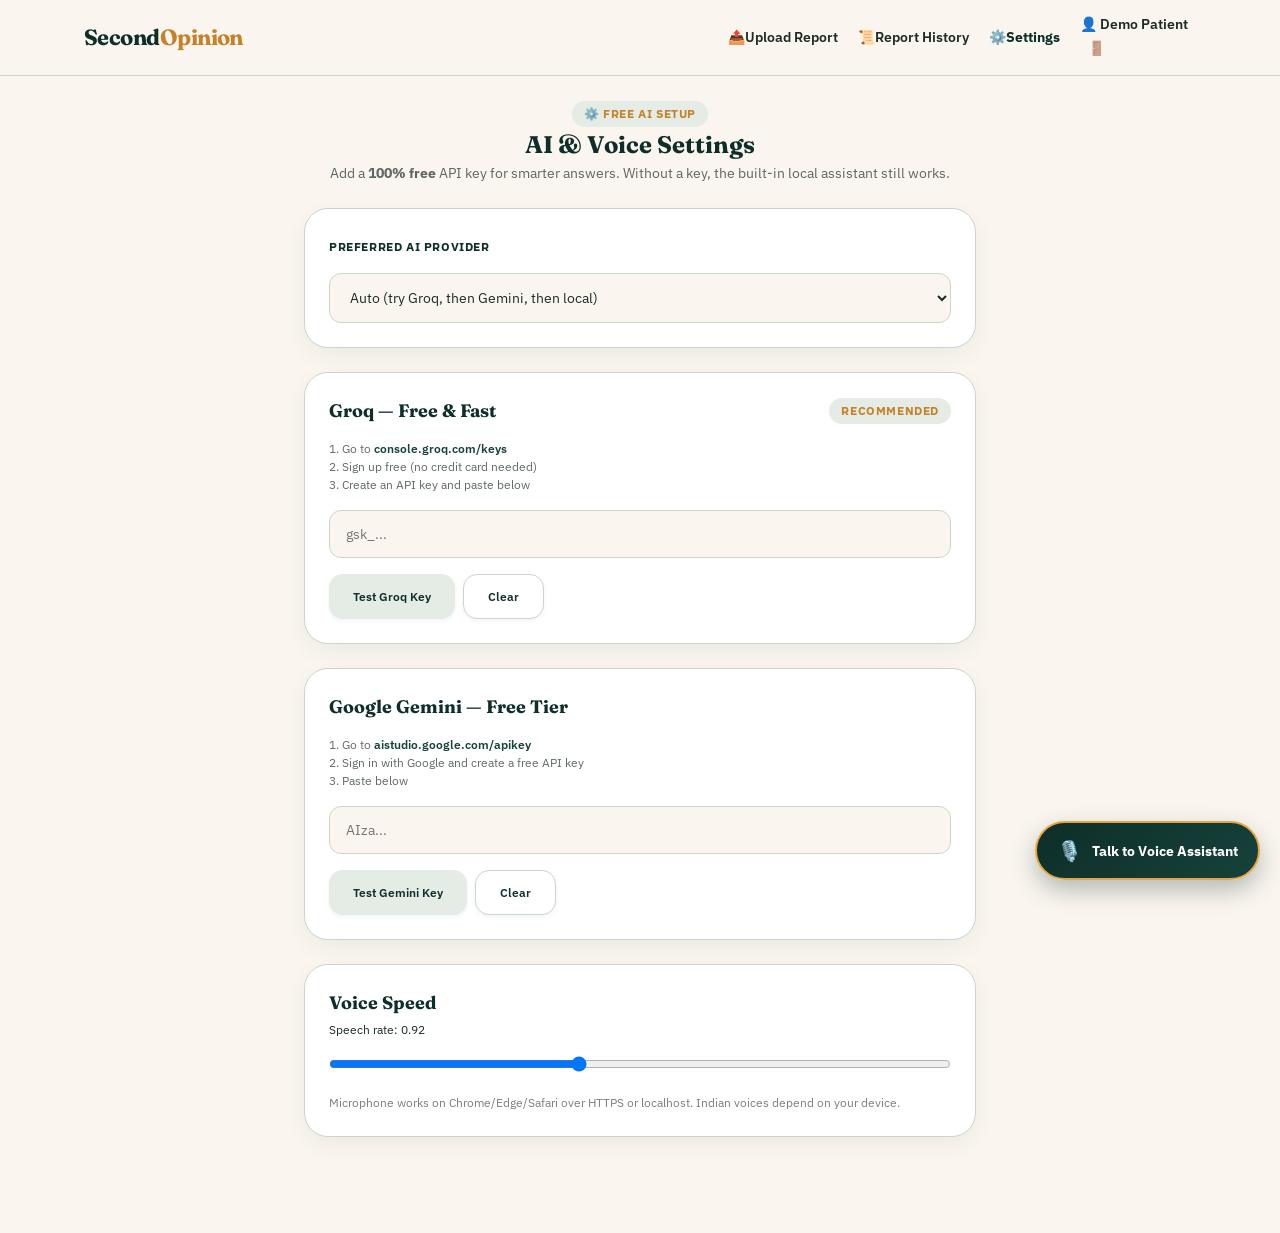
<file: settings.html>
<!DOCTYPE html>
<html lang="en">
<head>
  <meta charset="UTF-8" />
  <meta name="viewport" content="width=device-width, initial-scale=1.0" />
  <title>AI & Voice Settings — Second Opinion</title>
  <link rel="stylesheet" href="style.css" />
</head>
<body>

  <header class="navbar">
    <div class="navbar-container">
      <a href="index.html" class="brand-logo">Second<span>Opinion</span></a>
      <div class="nav-links desktop-only">
        <a href="upload.html" class="nav-link"><span>📤</span><span>Upload Report</span></a>
        <a href="history.html" class="nav-link"><span>📜</span><span>Report History</span></a>
        <a href="settings.html" class="nav-link" style="color: var(--teal-deep); font-weight: 700;"><span>⚙️</span><span>Settings</span></a>
        <div id="nav-user-container"></div>
      </div>
      <button class="mobile-menu-btn" onclick="toggleMobileDrawer()">☰</button>
    </div>
  </header>

  <div id="mobile-drawer" class="mobile-drawer">
    <div id="mobile-drawer-links"></div>
  </div>

  <main class="main-content">
    <div class="max-w-2xl mx-auto space-y-6">

      <div class="text-center space-y-2">
        <div class="badge badge-sage"><span>⚙️ Free AI Setup</span></div>
        <h1 class="font-serif text-2xl sm:text-3xl font-bold" style="color: var(--teal-deep);">AI & Voice Settings</h1>
        <p class="text-sm" style="color: rgba(29,43,39,0.7);">
          Add a <strong>100% free</strong> API key for smarter answers. Without a key, the built-in local assistant still works.
        </p>
      </div>

      <!-- PROVIDER SELECT -->
      <div class="card space-y-4">
        <label class="form-label">Preferred AI Provider</label>
        <select id="ai-provider" class="form-input" onchange="saveSettings()">
          <option value="auto">Auto (try Groq, then Gemini, then local)</option>
          <option value="groq">Groq only (free Llama 3.1)</option>
          <option value="gemini">Google Gemini only (free tier)</option>
          <option value="local">Local assistant only (no API)</option>
        </select>
      </div>

      <!-- GROQ -->
      <div class="card space-y-4">
        <div class="flex items-center justify-between">
          <h2 class="font-serif text-lg font-bold" style="color: var(--teal-deep);">Groq — Free & Fast</h2>
          <span class="badge badge-sage">Recommended</span>
        </div>
        <p class="text-xs" style="color: rgba(29,43,39,0.7);">
          1. Go to <a href="https://console.groq.com/keys" target="_blank" rel="noopener" style="color: var(--teal); font-weight: 600;">console.groq.com/keys</a><br>
          2. Sign up free (no credit card needed)<br>
          3. Create an API key and paste below
        </p>
        <input type="password" id="groq-key" class="form-input" placeholder="gsk_..." autocomplete="off" />
        <div class="flex gap-2">
          <button onclick="testGroq()" class="btn btn-sage text-xs">Test Groq Key</button>
          <button onclick="clearGroq()" class="btn btn-outline text-xs">Clear</button>
        </div>
        <p id="groq-status" class="text-xs" style="display:none;"></p>
      </div>

      <!-- GEMINI -->
      <div class="card space-y-4">
        <h2 class="font-serif text-lg font-bold" style="color: var(--teal-deep);">Google Gemini — Free Tier</h2>
        <p class="text-xs" style="color: rgba(29,43,39,0.7);">
          1. Go to <a href="https://aistudio.google.com/apikey" target="_blank" rel="noopener" style="color: var(--teal); font-weight: 600;">aistudio.google.com/apikey</a><br>
          2. Sign in with Google and create a free API key<br>
          3. Paste below
        </p>
        <input type="password" id="gemini-key" class="form-input" placeholder="AIza..." autocomplete="off" />
        <div class="flex gap-2">
          <button onclick="testGemini()" class="btn btn-sage text-xs">Test Gemini Key</button>
          <button onclick="clearGemini()" class="btn btn-outline text-xs">Clear</button>
        </div>
        <p id="gemini-status" class="text-xs" style="display:none;"></p>
      </div>

      <!-- VOICE -->
      <div class="card space-y-4">
        <h2 class="font-serif text-lg font-bold" style="color: var(--teal-deep);">Voice Speed</h2>
        <label class="text-xs">Speech rate: <span id="rate-label">0.92</span></label>
        <input type="range" id="speech-rate" min="0.7" max="1.2" step="0.05" value="0.92" class="w-full" oninput="updateSpeechRate(this.value)" />
        <p class="text-xs" style="color: rgba(29,43,39,0.6);">
          Microphone works on Chrome/Edge/Safari over HTTPS or localhost. Indian voices depend on your device.
        </p>
      </div>

      <div id="save-toast" class="card text-center text-xs" style="display:none; background: var(--sage); color: var(--teal-deep); font-weight: 600;">
        Settings saved!
      </div>

    </div>
  </main>

  <script src="app.js"></script>
  <script>
    document.addEventListener('DOMContentLoaded', () => {
      document.getElementById('groq-key').value = StorageManager.getGroqKey();
      document.getElementById('gemini-key').value = StorageManager.getGeminiKey();
      document.getElementById('ai-provider').value = StorageManager.getAIProvider();
      document.getElementById('speech-rate').value = VoiceEngine.speechRate;
      document.getElementById('rate-label').innerText = VoiceEngine.speechRate;
    });

    function saveSettings() {
      StorageManager.setGroqKey(document.getElementById('groq-key').value.trim());
      StorageManager.setGeminiKey(document.getElementById('gemini-key').value.trim());
      StorageManager.setAIProvider(document.getElementById('ai-provider').value);
      const toast = document.getElementById('save-toast');
      toast.style.display = 'block';
      setTimeout(() => { toast.style.display = 'none'; }, 2000);
    }

    function updateSpeechRate(val) {
      VoiceEngine.speechRate = parseFloat(val);
      document.getElementById('rate-label').innerText = val;
      localStorage.setItem('second_opinion_speech_rate', val);
    }

    const savedRate = localStorage.getItem('second_opinion_speech_rate');
    if (savedRate) VoiceEngine.speechRate = parseFloat(savedRate);

    function clearGroq() {
      document.getElementById('groq-key').value = '';
      StorageManager.setGroqKey('');
      saveSettings();
    }

    function clearGemini() {
      document.getElementById('gemini-key').value = '';
      StorageManager.setGeminiKey('');
      saveSettings();
    }

    function showStatus(id, msg, ok) {
      const el = document.getElementById(id);
      el.style.display = 'block';
      el.style.color = ok ? 'var(--teal-deep)' : 'var(--red-text)';
      el.innerText = msg;
    }

    async function testGroq() {
      saveSettings();
      const key = StorageManager.getGroqKey();
      if (!key) return showStatus('groq-status', 'Enter a Groq API key first.', false);
      showStatus('groq-status', 'Testing...', true);
      try {
        const res = await fetch('https://api.groq.com/openai/v1/chat/completions', {
          method: 'POST',
          headers: { 'Content-Type': 'application/json', Authorization: `Bearer ${key}` },
          body: JSON.stringify({
            model: 'llama-3.1-8b-instant',
            messages: [{ role: 'user', content: 'Reply with exactly: Groq works!' }],
            max_tokens: 20
          })
        });
        if (res.ok) showStatus('groq-status', '✅ Groq key works! Smarter AI answers enabled.', true);
        else showStatus('groq-status', '❌ Invalid key or rate limit. Check console.groq.com', false);
      } catch (e) {
        showStatus('groq-status', '❌ Network error. Check your connection.', false);
      }
    }

    async function testGemini() {
      saveSettings();
      const key = StorageManager.getGeminiKey();
      if (!key) return showStatus('gemini-status', 'Enter a Gemini API key first.', false);
      showStatus('gemini-status', 'Testing...', true);
      try {
        const url = `https://generativelanguage.googleapis.com/v1beta/models/gemini-2.0-flash:generateContent?key=${key}`;
        const res = await fetch(url, {
          method: 'POST',
          headers: { 'Content-Type': 'application/json' },
          body: JSON.stringify({ contents: [{ parts: [{ text: 'Reply with exactly: Gemini works!' }] }] })
        });
        if (res.ok) showStatus('gemini-status', '✅ Gemini key works! Smarter AI answers enabled.', true);
        else showStatus('gemini-status', '❌ Invalid key. Check aistudio.google.com/apikey', false);
      } catch (e) {
        showStatus('gemini-status', '❌ Network error. Check your connection.', false);
      }
    }

    document.getElementById('groq-key').addEventListener('change', saveSettings);
    document.getElementById('gemini-key').addEventListener('change', saveSettings);
  </script>
</body>
</html>
</file>
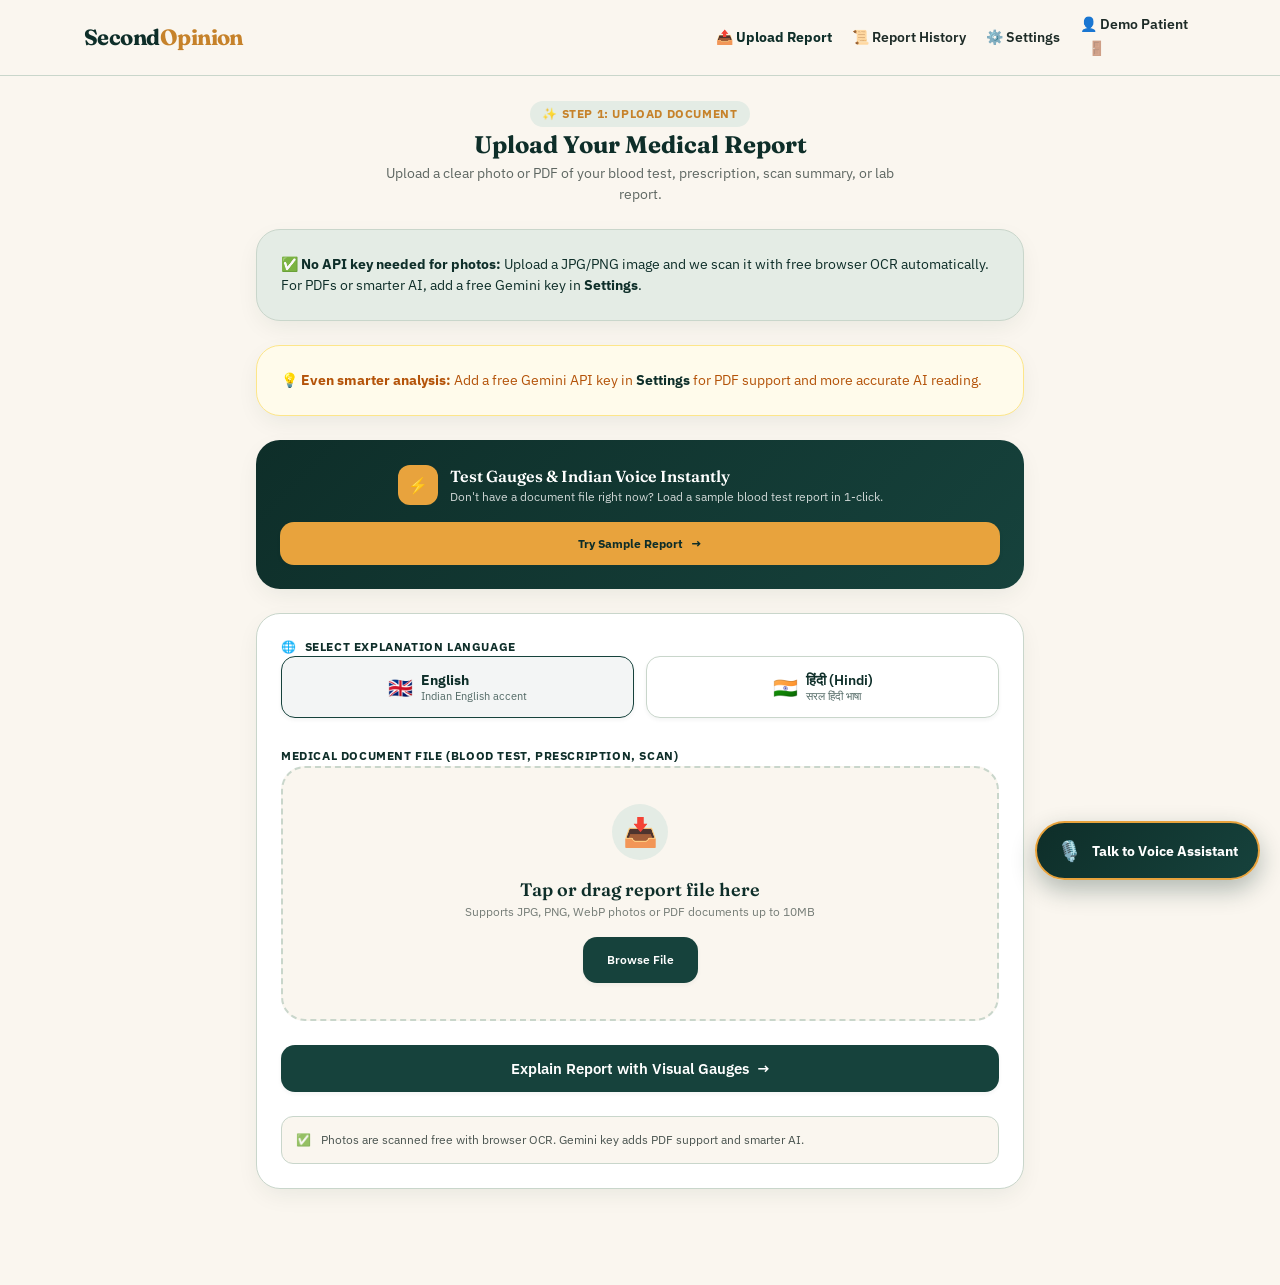
<file: upload.html>
<!DOCTYPE html>
<html lang="en">
<head>
  <meta charset="UTF-8" />
  <meta name="viewport" content="width=device-width, initial-scale=1.0" />
  <title>Upload Report — Second Opinion</title>
  <link rel="stylesheet" href="style.css" />
</head>
<body>

  <!-- NAVBAR -->
  <header class="navbar">
    <div class="navbar-container">
      <a href="index.html" class="brand-logo">
        Second<span>Opinion</span>
      </a>
      <div class="nav-links desktop-only">
        <a href="upload.html" class="nav-link" style="color: var(--teal-deep); font-weight: 700;">
          <span>📤</span>
          <span>Upload Report</span>
        </a>
        <a href="history.html" class="nav-link">
          <span>📜</span>
          <span>Report History</span>
        </a>
        <a href="settings.html" class="nav-link">
          <span>⚙️</span>
          <span>Settings</span>
        </a>
        <div id="nav-user-container"></div>
      </div>
      <button class="mobile-menu-btn" onclick="toggleMobileDrawer()">☰</button>
    </div>
  </header>

  <!-- MOBILE NAVIGATION DRAWER -->
  <div id="mobile-drawer" class="mobile-drawer">
    <div id="mobile-drawer-links"></div>
  </div>

  <!-- MAIN CONTENT -->
  <main class="main-content">
    <div class="max-w-3xl mx-auto space-y-6">
      
      <!-- HEADER -->
      <div class="text-center space-y-2">
        <div class="badge badge-sage">
          <span>✨ Step 1: Upload Document</span>
        </div>
        <h1 class="font-serif text-2xl sm:text-3xl font-bold" style="color: var(--teal-deep);">
          Upload Your Medical Report
        </h1>
        <p class="text-sm" style="color: rgba(29,43,39,0.7); max-width: 32rem; margin: 0 auto;">
          Upload a clear photo or PDF of your blood test, prescription, scan summary, or lab report.
        </p>
      </div>

      <!-- FREE OCR INFO -->
      <div class="card" style="background: var(--sage); border-color: var(--sage-line);">
        <p class="text-sm" style="color: var(--teal-deep);">
          <strong>✅ No API key needed for photos:</strong> Upload a JPG/PNG image and we scan it with free browser OCR automatically.
          For PDFs or smarter AI, add a free Gemini key in <a href="settings.html" style="font-weight: 700;">Settings</a>.
        </p>
      </div>

      <!-- AI KEY BANNER (optional upgrade) -->
      <div id="api-key-banner" class="card" style="display: none; background: var(--amber-bg); border-color: var(--amber-border);">
        <p class="text-sm" style="color: var(--amber-text);">
          <strong>💡 Even smarter analysis:</strong> Add a free Gemini API key in
          <a href="settings.html" style="color: var(--teal-deep); font-weight: 700;">Settings</a>
          for PDF support and more accurate AI reading.
        </p>
      </div>

      <!-- INSTANT SAMPLE REPORT BANNER -->
      <div class="card flex flex-col sm:flex-row items-center justify-between gap-4" style="background: linear-gradient(135deg, var(--teal-deep), var(--teal)); color: var(--white); border: none;">
        <div class="flex items-center gap-3">
          <div style="width: 2.5rem; height: 2.5rem; border-radius: 0.75rem; background: var(--marigold); color: var(--teal-deep); display: flex; align-items: center; justify-content: center; font-weight: bold; flex-shrink: 0;">
            ⚡
          </div>
          <div>
            <h4 class="font-serif text-base font-semibold">Test Gauges & Indian Voice Instantly</h4>
            <p class="text-xs" style="color: rgba(255,255,255,0.8);">
              Don't have a document file right now? Load a sample blood test report in 1-click.
            </p>
          </div>
        </div>

        <button type="button" onclick="generateInstantDemo(selectedLanguage)" class="btn btn-marigold text-xs w-full sm:w-auto" style="white-space: nowrap;">
          <span>Try Sample Report</span>
          <span>→</span>
        </button>
      </div>

      <!-- MAIN UPLOAD CARD -->
      <div class="card space-y-6">
        
        <!-- LANGUAGE SELECTOR -->
        <div class="space-y-3">
          <label class="form-label flex items-center gap-2">
            <span>🌐</span>
            <span>Select Explanation Language</span>
          </label>

          <div style="display: grid; grid-template-columns: 1fr 1fr; gap: 0.75rem;">
            <button type="button" id="lang-btn-en" onclick="selectLang('en')" class="btn btn-outline flex items-center justify-center gap-2" style="border-color: var(--teal); background: rgba(22,66,60,0.05); font-weight: 700;">
              <span style="font-size: 1.25rem;">🇬🇧</span>
              <div style="text-align: left;">
                <div style="font-size: 0.875rem;">English</div>
                <div style="font-size: 0.6875rem; font-weight: 400; opacity: 0.7;">Indian English accent</div>
              </div>
            </button>

            <button type="button" id="lang-btn-hi" onclick="selectLang('hi')" class="btn btn-outline flex items-center justify-center gap-2" style="border-color: var(--sage-line);">
              <span style="font-size: 1.25rem;">🇮🇳</span>
              <div style="text-align: left;">
                <div style="font-size: 0.875rem;">हिंदी (Hindi)</div>
                <div style="font-size: 0.6875rem; font-weight: 400; opacity: 0.7;">सरल हिंदी भाषा</div>
              </div>
            </button>
          </div>
        </div>

        <!-- DRAG & DROP ZONE -->
        <div class="space-y-3">
          <label class="form-label">Medical Document File (Blood Test, Prescription, Scan)</label>

          <div class="drop-zone" id="drop-zone" onclick="document.getElementById('file-input').click()">
            <div class="drop-icon">
              <span style="font-size: 1.75rem;">📥</span>
            </div>

            <div class="space-y-1" id="file-display-area">
              <p class="font-serif text-lg font-semibold" style="color: var(--teal-deep);">
                Tap or drag report file here
              </p>
              <p class="text-xs" style="color: rgba(29,43,39,0.6);">
                Supports JPG, PNG, WebP photos or PDF documents up to 10MB
              </p>
            </div>

            <label class="btn btn-teal text-xs" onclick="event.stopPropagation()">
              <span>Browse File</span>
              <input type="file" id="file-input" accept="image/*,application/pdf" style="display: none;" onchange="handleFileSelected(this.files[0])" />
            </label>
          </div>
        </div>

        <!-- ERROR NOTIFICATION BOX FOR INVALID/NON-MEDICAL FILES -->
        <div id="upload-error" style="display: none; background: var(--red-bg); border: 1px solid var(--red-border); color: var(--red-text); font-size: 0.8125rem; padding: 1rem; border-radius: 0.75rem; line-height: 1.5;"></div>

        <!-- SUBMIT BUTTON -->
        <button type="button" id="submit-btn" onclick="submitUpload()" class="btn btn-teal w-full" style="padding: 0.875rem; font-size: 0.9375rem;">
          <span id="submit-text">Explain Report with Visual Gauges</span>
          <span>→</span>
        </button>

        <div style="background: var(--paper); padding: 0.875rem; border-radius: 0.75rem; border: 1px solid var(--sage-line); display: flex; items-center; gap: 0.625rem; font-size: 0.75rem; color: rgba(29,43,39,0.8);">
          <span>✅</span>
          <span>Photos are scanned free with browser OCR. Gemini key adds PDF support and smarter AI.</span>
        </div>

      </div>

    </div>
  </main>

  <script src="app.js"></script>
  <script>
    let selectedLanguage = 'en';
    let uploadedFile = null;

    document.addEventListener('DOMContentLoaded', () => {
      if (!StorageManager.getGeminiKey()) {
        document.getElementById('api-key-banner').style.display = 'block';
      }
      setupDragDrop();
    });

    function setupDragDrop() {
      const zone = document.getElementById('drop-zone');
      ['dragenter', 'dragover'].forEach(evt => {
        zone.addEventListener(evt, (e) => { e.preventDefault(); zone.style.borderColor = 'var(--teal)'; });
      });
      ['dragleave', 'drop'].forEach(evt => {
        zone.addEventListener(evt, (e) => { e.preventDefault(); zone.style.borderColor = ''; });
      });
      zone.addEventListener('drop', (e) => {
        const file = e.dataTransfer.files[0];
        if (file) handleFileSelected(file);
      });
    }

    function selectLang(lang) {
      selectedLanguage = lang;
      const btnEn = document.getElementById('lang-btn-en');
      const btnHi = document.getElementById('lang-btn-hi');

      if (lang === 'en') {
        btnEn.style.borderColor = 'var(--teal)';
        btnEn.style.background = 'rgba(22,66,60,0.05)';
        btnEn.style.fontWeight = '700';

        btnHi.style.borderColor = 'var(--sage-line)';
        btnHi.style.background = 'transparent';
        btnHi.style.fontWeight = '400';
      } else {
        btnHi.style.borderColor = 'var(--teal)';
        btnHi.style.background = 'rgba(22,66,60,0.05)';
        btnHi.style.fontWeight = '700';

        btnEn.style.borderColor = 'var(--sage-line)';
        btnEn.style.background = 'transparent';
        btnEn.style.fontWeight = '400';
      }
    }

    function handleFileSelected(file) {
      document.getElementById('upload-error').style.display = 'none';
      if (!file) return;

      // 1. Check size limit
      if (file.size > 10 * 1024 * 1024) {
        document.getElementById('upload-error').innerHTML = '<strong>❌ File Size Error:</strong> File exceeds 10MB limit.';
        document.getElementById('upload-error').style.display = 'block';
        uploadedFile = null;
        return;
      }

      // 2. Check non-medical document validation
      const validation = DocumentValidator.validateFile(file);
      if (!validation.isValid) {
        document.getElementById('upload-error').innerHTML = `<strong>❌ Non-Medical File Detected:</strong> ${validation.reason}`;
        document.getElementById('upload-error').style.display = 'block';
        uploadedFile = null;
        return;
      }

      uploadedFile = file;
      document.getElementById('file-display-area').innerHTML = `
        <p class="font-semibold text-sm" style="color: var(--teal-deep);">📄 Valid Medical File: ${file.name}</p>
        <p class="text-xs" style="color: rgba(29,43,39,0.5);">${(file.size / (1024*1024)).toFixed(2)} MB</p>
      `;
    }

    async function submitUpload() {
      if (!uploadedFile) {
        const errorEl = document.getElementById('upload-error');
        if (errorEl.style.display !== 'none' && errorEl.innerText) return;
        generateInstantDemo(selectedLanguage);
        return;
      }

      const btn = document.getElementById('submit-btn');
      const text = document.getElementById('submit-text');
      const errorEl = document.getElementById('upload-error');
      btn.disabled = true;
      errorEl.style.display = 'none';

      const isImage = uploadedFile.type.startsWith('image/') || /\.(jpg|jpeg|png|webp)$/i.test(uploadedFile.name);
      text.innerText = StorageManager.getGeminiKey()
        ? (selectedLanguage === 'hi' ? 'AI रिपोर्ट पढ़ रहा है...' : 'AI is reading your report...')
        : isImage
          ? (selectedLanguage === 'hi' ? 'मुफ़्त OCR स्कैन हो रहा है...' : 'Free OCR scanning your photo...')
          : (selectedLanguage === 'hi' ? 'डेमो रिपोर्ट लोड हो रही है...' : 'Loading sample report...');

      try {
        await processUploadedFile(uploadedFile, selectedLanguage, (msg) => { text.innerText = msg; });
      } catch (err) {
        console.error('Upload error:', err);
        errorEl.innerHTML = `<strong>⚠️ Analysis failed:</strong> ${err.message || 'Unknown error'}. Loading sample report instead...`;
        errorEl.style.display = 'block';
        setTimeout(() => generateInstantDemo(selectedLanguage, uploadedFile.name), 1500);
      }
    }
  </script>
</body>
</html>
</file>
<file: style.css>
@import url('https://fonts.googleapis.com/css2?family=Fraunces:ital,opsz,wght@0,9..144,400;0,9..144,600;0,9..144,700;1,9..144,400&family=IBM+Plex+Sans:ital,wght@0,400;0,500;0,600;0,700;1,400&display=swap');

:root {
  --ink: #1D2B27;
  --teal: #16423C;
  --teal-deep: #0E2E29;
  --marigold: #E8A33D;
  --marigold-deep: #C6822A;
  --marigold-light: #FDF3E3;
  --paper: #FAF6EF;
  --sage: #E4ECE5;
  --sage-line: #C9D6CB;
  --white: #FFFFFF;
  
  --emerald-bg: #ECFDF5;
  --emerald-text: #047857;
  --emerald-border: #A7F3D0;
  
  --amber-bg: #FFFBEB;
  --amber-text: #B45309;
  --amber-border: #FDE68A;
  
  --red-bg: #FEF2F2;
  --red-text: #B91C1C;
  --red-border: #FCA5A5;

  --font-serif: 'Fraunces', Georgia, serif;
  --font-sans: 'IBM Plex Sans', -apple-system, BlinkMacSystemFont, sans-serif;
  --shadow-sm: 0 2px 4px rgba(14, 46, 41, 0.05);
  --shadow-card: 0 8px 24px -4px rgba(14, 46, 41, 0.08);
  --shadow-lg: 0 16px 32px -6px rgba(14, 46, 41, 0.16);
  --radius-lg: 1rem;
  --radius-xl: 1.5rem;
  --radius-full: 9999px;
}

* {
  box-sizing: border-box;
  margin: 0;
  padding: 0;
  -webkit-tap-highlight-color: transparent;
}

body {
  font-family: var(--font-sans);
  background-color: var(--paper);
  color: var(--ink);
  min-height: 100vh;
  display: flex;
  flex-direction: column;
  line-height: 1.5;
  overflow-x: hidden;
}

h1, h2, h3, h4, .font-serif {
  font-family: var(--font-serif);
}

a {
  color: inherit;
  text-decoration: none;
}

button {
  font-family: inherit;
  cursor: pointer;
  border: none;
  background: none;
}

input, select, textarea {
  font-family: inherit;
}

/* NAVBAR & MOBILE DRAWER */
.navbar {
  border-bottom: 1px solid var(--sage-line);
  background-color: rgba(250, 246, 239, 0.95);
  position: sticky;
  top: 0;
  z-index: 50;
  backdrop-filter: blur(12px);
}

.navbar-container {
  max-width: 72rem;
  margin: 0 auto;
  padding: 0.875rem 1.25rem;
  display: flex;
  align-items: center;
  justify-content: space-between;
}

.brand-logo {
  font-family: var(--font-serif);
  font-size: 1.375rem;
  font-weight: 700;
  letter-spacing: -0.025em;
  color: var(--teal-deep);
}

.brand-logo span {
  color: var(--marigold-deep);
}

.nav-links {
  display: flex;
  align-items: center;
  gap: 1.25rem;
  font-size: 0.875rem;
  font-weight: 600;
}

.mobile-menu-btn {
  display: none;
  font-size: 1.5rem;
  color: var(--teal-deep);
  padding: 0.25rem;
}

@media (max-width: 768px) {
  .nav-links.desktop-only {
    display: none;
  }
  .mobile-menu-btn {
    display: block;
  }
}

.mobile-drawer {
  display: none;
  position: fixed;
  top: 3.75rem;
  left: 0;
  right: 0;
  background-color: var(--paper);
  border-bottom: 2px solid var(--teal);
  padding: 1.25rem;
  box-shadow: var(--shadow-lg);
  z-index: 49;
  flex-direction: column;
  gap: 1rem;
}

.mobile-drawer.open {
  display: flex;
}

.mobile-nav-link {
  display: flex;
  align-items: center;
  gap: 0.75rem;
  padding: 0.75rem;
  border-radius: 0.5rem;
  background: var(--sage);
  color: var(--teal-deep);
  font-weight: 600;
  font-size: 0.9375rem;
}

/* MAIN LAYOUT */
main.main-content {
  flex: 1;
  max-width: 72rem;
  width: 100%;
  margin: 0 auto;
  padding: 1.5rem 1.25rem 6rem 1.25rem;
}

@media (max-width: 640px) {
  main.main-content {
    padding: 1rem 1rem 7rem 1rem;
  }
}

/* FOOTER */
.footer {
  border-top: 1px solid var(--sage-line);
  background-color: var(--paper);
  padding: 2rem 1.25rem 6rem 1.25rem;
  text-align: center;
  font-size: 0.75rem;
  color: rgba(29, 43, 39, 0.7);
}

/* GEMINI / GPT LIVE VOICE MODE FLOATING WIDGET & FULLSCREEN MODAL */
.floating-voice-widget {
  position: fixed;
  bottom: 1.25rem;
  right: 1.25rem;
  z-index: 100;
  display: flex;
  flex-direction: column;
  align-items: flex-end;
  gap: 0.5rem;
}

.voice-widget-btn {
  background: linear-gradient(135deg, var(--teal-deep), var(--teal));
  color: var(--white);
  padding: 0.875rem 1.25rem;
  border-radius: var(--radius-full);
  font-weight: 700;
  font-size: 0.875rem;
  display: flex;
  align-items: center;
  gap: 0.625rem;
  box-shadow: 0 10px 25px rgba(14, 46, 41, 0.3);
  transition: all 0.2s cubic-bezier(0.175, 0.885, 0.32, 1.275);
  border: 2px solid var(--marigold);
}

.voice-widget-btn:hover {
  transform: translateY(-3px) scale(1.03);
}

.voice-widget-btn.active-live {
  background: linear-gradient(135deg, #10B981, #047857);
  border-color: #A7F3D0;
  animation: pulse-ring-live 1.8s infinite;
}

/* GEMINI LIVE VOICE MODAL OVERLAY */
.gemini-voice-modal {
  display: none;
  position: fixed;
  inset: 0;
  background-color: rgba(14, 46, 41, 0.92);
  backdrop-filter: blur(16px);
  z-index: 200;
  color: var(--white);
  flex-direction: column;
  align-items: center;
  justify-content: space-between;
  padding: 2.5rem 1.5rem;
}

.gemini-voice-modal.open {
  display: flex;
}

.gemini-live-orb {
  width: 10rem;
  height: 10rem;
  border-radius: 50%;
  background: radial-gradient(circle, var(--marigold) 0%, var(--marigold-deep) 60%, var(--teal) 100%);
  display: flex;
  align-items: center;
  justify-content: center;
  box-shadow: 0 0 50px rgba(232, 163, 61, 0.6);
  transition: all 0.3s ease;
  position: relative;
}

.gemini-live-orb.listening {
  animation: orb-pulse-listen 1.2s infinite ease-in-out;
  background: radial-gradient(circle, #EF4444 0%, #B91C1C 60%, var(--teal-deep) 100%);
  box-shadow: 0 0 60px rgba(239, 68, 68, 0.8);
}

.gemini-live-orb.speaking {
  animation: orb-pulse-speak 0.8s infinite ease-in-out;
  background: radial-gradient(circle, #34D399 0%, #059669 60%, var(--teal) 100%);
  box-shadow: 0 0 60px rgba(52, 211, 153, 0.8);
}

@keyframes orb-pulse-listen {
  0% { transform: scale(0.95); }
  50% { transform: scale(1.1); }
  100% { transform: scale(0.95); }
}

@keyframes orb-pulse-speak {
  0% { transform: scale(1); }
  50% { transform: scale(1.15); }
  100% { transform: scale(1); }
}

@keyframes pulse-ring-live {
  0% {
    transform: scale(0.95);
    box-shadow: 0 0 0 0 rgba(16, 185, 129, 0.7);
  }
  70% {
    transform: scale(1);
    box-shadow: 0 0 0 14px rgba(16, 185, 129, 0);
  }
  100% {
    transform: scale(0.95);
    box-shadow: 0 0 0 0 rgba(16, 185, 129, 0);
  }
}

/* VISUAL HEALTH RANGE SPECTRUM GAUGES */
.health-gauge-container {
  margin: 1rem 0;
  display: flex;
  flex-direction: column;
  gap: 0.375rem;
}

.gauge-labels {
  display: flex;
  justify-content: space-between;
  font-size: 0.6875rem;
  font-weight: 700;
  text-transform: uppercase;
  letter-spacing: 0.05em;
}

.gauge-label-low { color: #2563EB; }
.gauge-label-normal { color: #059669; }
.gauge-label-high { color: #D97706; }
.gauge-label-critical { color: #DC2626; }

.gauge-track {
  height: 0.75rem;
  border-radius: var(--radius-full);
  background: linear-gradient(to right, #93C5FD 0%, #34D399 35%, #FBBF24 70%, #F87171 100%);
  position: relative;
  overflow: visible;
  border: 1px solid rgba(0,0,0,0.05);
}

.gauge-pin {
  position: absolute;
  top: -0.375rem;
  width: 1.5rem;
  height: 1.5rem;
  background-color: var(--teal-deep);
  border: 2.5px solid var(--white);
  border-radius: 50%;
  transform: translateX(-50%);
  box-shadow: 0 2px 6px rgba(0,0,0,0.3);
  transition: left 0.5s cubic-bezier(0.34, 1.56, 0.64, 1);
  display: flex;
  align-items: center;
  justify-content: center;
}

.gauge-pin::after {
  content: '';
  width: 0.375rem;
  height: 0.375rem;
  background-color: var(--marigold);
  border-radius: 50%;
}

.gauge-legend {
  display: flex;
  justify-content: space-between;
  font-size: 0.6875rem;
  color: rgba(29, 43, 39, 0.6);
  font-family: monospace;
}

/* BUTTONS & BADGES */
.btn {
  display: inline-flex;
  align-items: center;
  justify-content: center;
  gap: 0.5rem;
  padding: 0.875rem 1.5rem;
  border-radius: 0.875rem;
  font-weight: 600;
  font-size: 0.875rem;
  transition: all 0.2s ease;
  box-shadow: var(--shadow-sm);
}

.btn-teal {
  background-color: var(--teal);
  color: var(--white);
}

.btn-teal:hover {
  background-color: var(--teal-deep);
  box-shadow: var(--shadow-card);
}

.btn-marigold {
  background-color: var(--marigold);
  color: var(--teal-deep);
  font-weight: 700;
}

.btn-marigold:hover {
  background-color: var(--marigold-deep);
  color: var(--white);
}

.btn-outline {
  background-color: var(--white);
  border: 1px solid var(--sage-line);
  color: var(--teal-deep);
}

.btn-outline:hover {
  border-color: var(--teal);
}

.btn-sage {
  background-color: var(--sage);
  color: var(--teal-deep);
}

.btn-sage:hover {
  background-color: var(--sage-line);
}

.badge {
  display: inline-flex;
  align-items: center;
  gap: 0.375rem;
  padding: 0.25rem 0.75rem;
  border-radius: var(--radius-full);
  font-size: 0.75rem;
  font-weight: 700;
  text-transform: uppercase;
  letter-spacing: 0.05em;
}

.badge-sage {
  background-color: var(--sage);
  color: var(--marigold-deep);
}

.badge-teal-deep {
  background-color: var(--teal-deep);
  color: var(--white);
}

.badge-normal {
  background-color: var(--emerald-bg);
  color: var(--emerald-text);
  border: 1px solid var(--emerald-border);
}

.badge-out-of-range {
  background-color: var(--amber-bg);
  color: var(--amber-text);
  border: 1px solid var(--amber-border);
}

.badge-unclear {
  background-color: #EFF6FF;
  color: #1D4ED8;
  border: 1px solid #BFDBFE;
}

/* CARDS */
.card {
  background-color: var(--white);
  border: 1px solid var(--sage-line);
  border-radius: var(--radius-xl);
  padding: 1.5rem;
  box-shadow: var(--shadow-card);
}

@media (max-width: 640px) {
  .card {
    padding: 1.125rem;
    border-radius: 1.125rem;
  }
}

/* LANDING PAGE STYLES */
.hero-grid {
  display: grid;
  grid-template-columns: 1fr;
  gap: 2.5rem;
  padding: 2rem 0;
  align-items: center;
}

@media (min-width: 1024px) {
  .hero-grid {
    grid-template-columns: 7fr 5fr;
  }
}

.hero-title {
  font-size: 2.125rem;
  font-weight: 500;
  color: var(--teal-deep);
  line-height: 1.15;
  margin-top: 0.75rem;
  margin-bottom: 1rem;
}

@media (min-width: 640px) {
  .hero-title {
    font-size: 3rem;
  }
}

.hero-subtitle {
  font-size: 1.0625rem;
  color: rgba(29, 43, 39, 0.8);
  line-height: 1.6;
  margin-bottom: 1.75rem;
  max-width: 36rem;
}

.hero-actions {
  display: flex;
  flex-wrap: wrap;
  gap: 0.875rem;
  margin-bottom: 1.25rem;
}

.demo-card {
  background-color: var(--white);
  border: 1px solid var(--sage-line);
  border-radius: var(--radius-xl);
  overflow: hidden;
  box-shadow: var(--shadow-card);
}

.demo-card-tabs {
  display: grid;
  grid-template-columns: 1fr 1fr;
  font-size: 0.75rem;
  font-weight: 700;
  text-transform: uppercase;
  letter-spacing: 0.05em;
  text-align: center;
}

.tab-left {
  background-color: var(--teal-deep);
  color: rgba(255, 255, 255, 0.8);
  padding: 0.875rem 1rem;
  display: flex;
  align-items: center;
  justify-content: center;
  gap: 0.5rem;
}

.tab-right {
  background-color: var(--marigold);
  color: var(--teal-deep);
  padding: 0.875rem 1rem;
  display: flex;
  align-items: center;
  justify-content: center;
  gap: 0.5rem;
}

.demo-card-body {
  padding: 1.25rem;
  display: flex;
  flex-direction: column;
  gap: 1rem;
}

.demo-lang-toggle {
  display: flex;
  align-items: center;
  justify-content: space-between;
  border-bottom: 1px solid var(--sage-line);
  padding-bottom: 0.5rem;
  font-size: 0.75rem;
}

.toggle-group {
  display: flex;
  gap: 0.25rem;
  background-color: var(--sage);
  padding: 0.25rem;
  border-radius: 0.5rem;
}

.toggle-btn {
  padding: 0.25rem 0.625rem;
  border-radius: 0.25rem;
  font-size: 0.6875rem;
  font-weight: 700;
  color: rgba(29, 43, 39, 0.7);
}

.toggle-btn.active {
  background-color: var(--teal);
  color: var(--white);
}

.feature-grid {
  display: grid;
  grid-template-columns: 1fr;
  gap: 1.5rem;
  margin: 2.5rem 0;
}

@media (min-width: 768px) {
  .feature-grid {
    grid-template-columns: repeat(3, 1fr);
  }
}

.feature-card {
  background-color: var(--white);
  border: 1px solid var(--sage-line);
  border-radius: var(--radius-xl);
  padding: 1.5rem;
  box-shadow: var(--shadow-sm);
  display: flex;
  flex-direction: column;
  gap: 0.875rem;
}

.feature-num {
  font-family: var(--font-serif);
  font-size: 1.25rem;
  font-weight: 700;
  color: var(--marigold-deep);
}

/* FORM ELEMENTS */
.form-group {
  display: flex;
  flex-direction: column;
  gap: 0.5rem;
}

.form-label {
  font-size: 0.75rem;
  font-weight: 700;
  text-transform: uppercase;
  letter-spacing: 0.05em;
  color: var(--teal-deep);
}

.form-input {
  width: 100%;
  padding: 0.875rem 1rem;
  background-color: var(--paper);
  border: 1px solid var(--sage-line);
  border-radius: 0.75rem;
  font-size: 0.875rem;
  color: var(--ink);
  transition: border-color 0.2s, box-shadow 0.2s;
}

.form-input:focus {
  outline: none;
  border-color: var(--teal);
  box-shadow: 0 0 0 3px rgba(22, 66, 60, 0.15);
}

/* UPLOAD PAGE SPECIFICS */
.drop-zone {
  border: 2px dashed var(--sage-line);
  background-color: var(--paper);
  border-radius: var(--radius-xl);
  padding: 2.25rem 1.25rem;
  text-align: center;
  cursor: pointer;
  transition: all 0.2s;
  display: flex;
  flex-direction: column;
  align-items: center;
  gap: 1rem;
}

.drop-zone:hover {
  border-color: var(--teal);
  background-color: rgba(228, 236, 229, 0.4);
}

.drop-icon {
  width: 3.5rem;
  height: 3.5rem;
  border-radius: var(--radius-full);
  background-color: var(--sage);
  color: var(--teal-deep);
  display: flex;
  align-items: center;
  justify-content: center;
}

/* CHAT BOX */
.chat-container {
  background-color: var(--white);
  border: 1px solid var(--sage-line);
  border-radius: var(--radius-xl);
  box-shadow: var(--shadow-card);
  overflow: hidden;
  display: flex;
  flex-direction: column;
}

.chat-header {
  background-color: var(--teal-deep);
  color: var(--white);
  padding: 1rem 1.25rem;
  display: flex;
  align-items: center;
  justify-content: space-between;
}

.chat-messages {
  padding: 1.25rem;
  min-height: 240px;
  max-height: 400px;
  overflow-y: auto;
  display: flex;
  flex-direction: column;
  gap: 1rem;
  background-color: rgba(250, 246, 239, 0.5);
}

.chat-bubble {
  max-width: 90%;
  padding: 0.875rem 1.125rem;
  border-radius: 1.125rem;
  font-size: 0.875rem;
  line-height: 1.5;
}

.chat-bubble-user {
  align-self: flex-end;
  background-color: var(--teal);
  color: var(--white);
  border-bottom-right-radius: 0.25rem;
}

.chat-bubble-assistant {
  align-self: flex-start;
  background-color: var(--white);
  border: 1px solid var(--sage-line);
  color: var(--teal-deep);
  border-bottom-left-radius: 0.25rem;
  box-shadow: var(--shadow-sm);
}

.chat-input-bar {
  padding: 0.875rem 1rem;
  border-top: 1px solid var(--sage-line);
  background-color: var(--white);
  display: flex;
  align-items: center;
  gap: 0.5rem;
}

/* RESPONSIVE UTILITIES */
.flex { display: flex; }
.flex-col { flex-direction: column; }
.items-center { align-items: center; }
.justify-between { justify-content: space-between; }
.gap-1 { gap: 0.25rem; }
.gap-2 { gap: 0.5rem; }
.gap-3 { gap: 0.75rem; }
.gap-4 { gap: 1rem; }
.gap-6 { gap: 1.5rem; }
.gap-8 { gap: 2rem; }
.text-center { text-align: center; }
.text-xs { font-size: 0.75rem; }
.text-sm { font-size: 0.875rem; }
.text-base { font-size: 1rem; }
.text-lg { font-size: 1.125rem; }
.text-xl { font-size: 1.25rem; }
.text-2xl { font-size: 1.5rem; }
.text-3xl { font-size: 1.875rem; }
.font-bold { font-weight: 700; }
.font-semibold { font-weight: 600; }
.w-full { width: 100%; }
.max-w-md { max-width: 28rem; }
.max-w-2xl { max-width: 42rem; }
.max-w-3xl { max-width: 48rem; }
.max-w-4xl { max-width: 56rem; }
.mx-auto { margin-left: auto; margin-right: auto; }
.mt-2 { margin-top: 0.5rem; }
.mt-4 { margin-top: 1rem; }
.mb-4 { margin-bottom: 1rem; }
.space-y-4 > * + * { margin-top: 1rem; }
.space-y-6 > * + * { margin-top: 1.5rem; }
.space-y-8 > * + * { margin-top: 2rem; }
</file>
